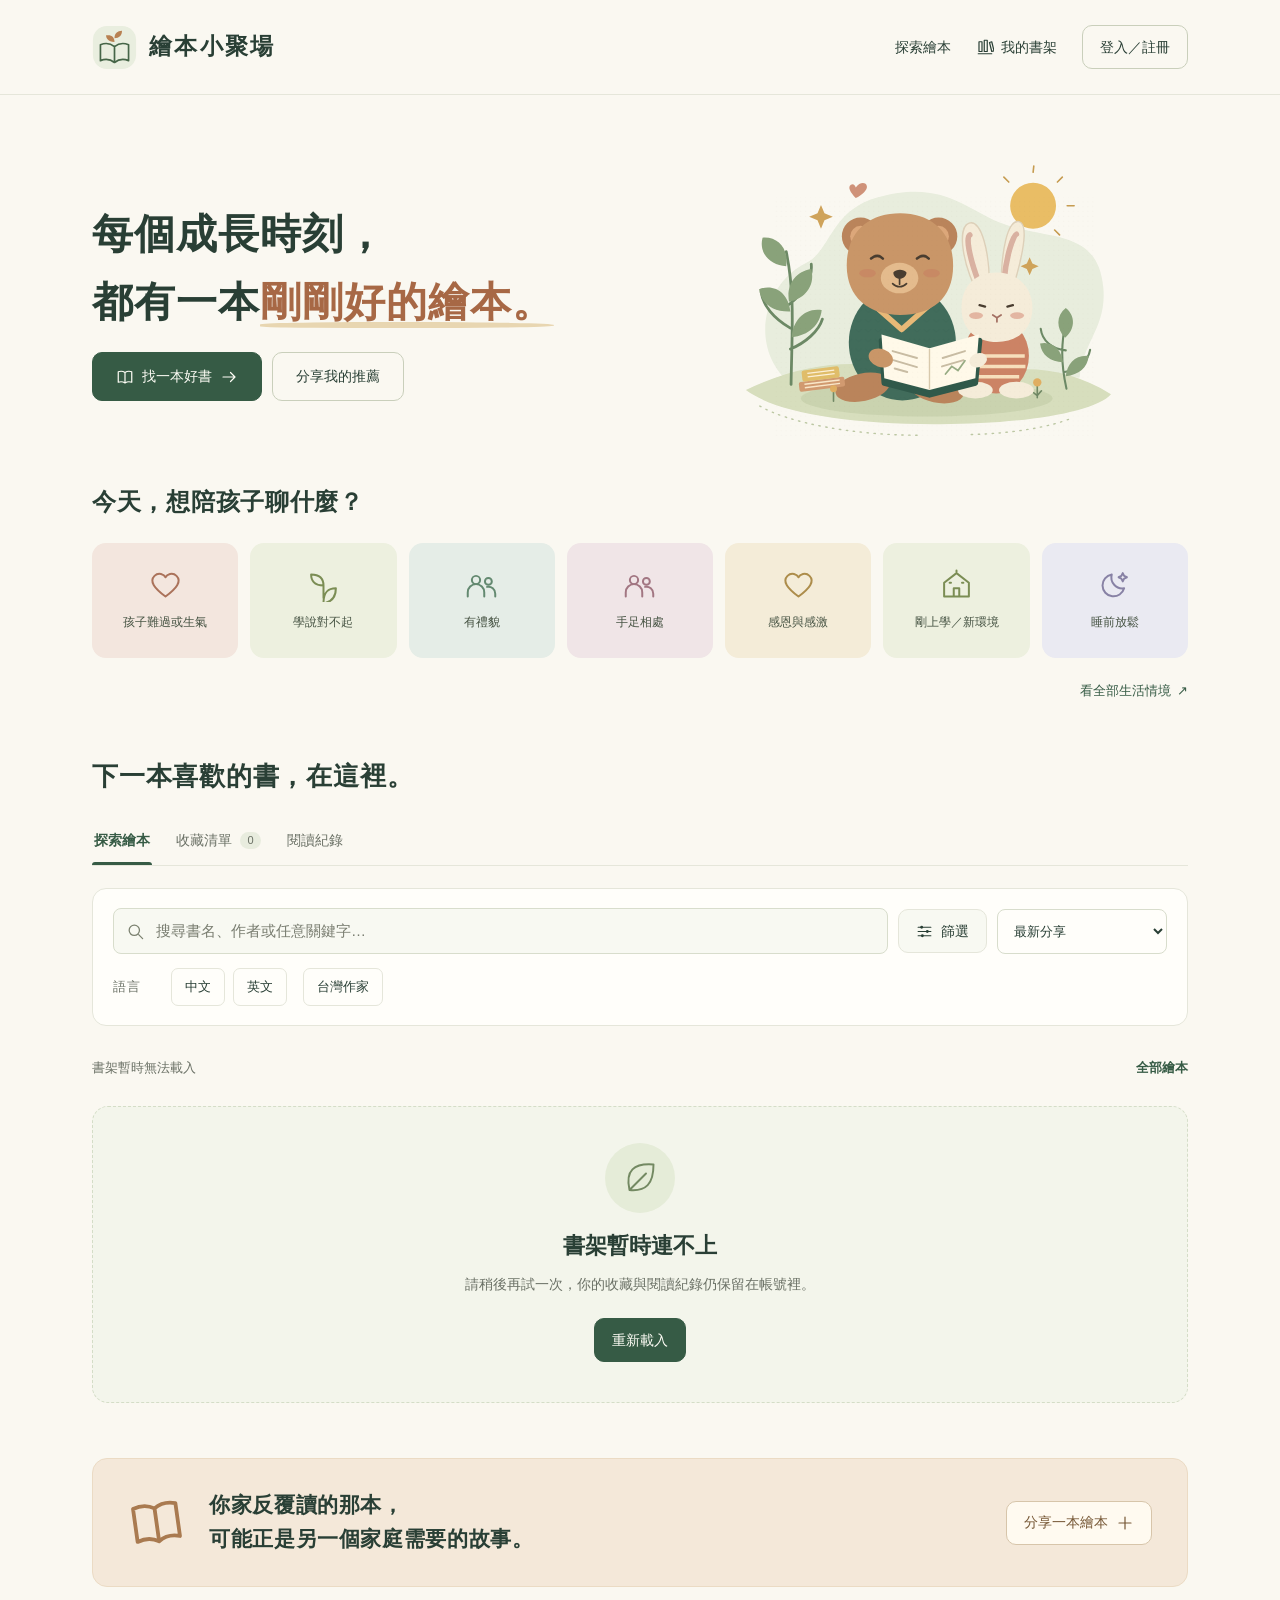
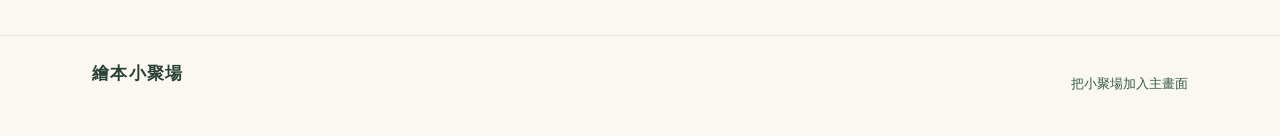
<file: index.html>
<!DOCTYPE html>
<html lang="zh-Hant">
<head>
<meta charset="utf-8">
<meta name="viewport" content="width=device-width, initial-scale=1, viewport-fit=cover">
<title>繪本小聚場</title>
<meta name="description" content="家長親自讀過的繪本推薦。依年齡與生活情境找書，看看孩子的真實反應，收藏下一本想一起讀的故事。">
<meta name="theme-color" content="#faf8f1">
<meta name="apple-mobile-web-app-capable" content="yes">
<meta name="apple-mobile-web-app-title" content="繪本小聚場">
<link rel="manifest" href="manifest.webmanifest">
<link rel="apple-touch-icon" href="assets/bookpebble-icon.png">
<link rel="icon" type="image/png" href="assets/bookpebble-icon.png">
<link rel="stylesheet" href="styles.css?v=clean-copy-1">
</head>
<body>
<a class="skip" href="#main">跳到主要內容</a>
<svg xmlns="http://www.w3.org/2000/svg" width="0" height="0" style="position:absolute" aria-hidden="true" focusable="false"><defs><symbol id="i-book" viewBox="0 0 24 24"><path d="M12 6c-3-2-6-2-9-1v14c3-1 6-1 9 1 3-2 6-2 9-1V5c-3-1-6-1-9 1Zm0 0v14"/></symbol><symbol id="i-heart" viewBox="0 0 24 24"><path d="M20 5c-3-3-7-1-8 1-1-2-5-4-8-1-4 4 0 9 8 15 8-6 12-11 8-15Z"/></symbol><symbol id="i-moon" viewBox="0 0 24 24"><path d="M19 14A8 8 0 0 1 10 4a8 8 0 1 0 9 10Z"/><path d="m18 3 1 2 2 1-2 1-1 2-1-2-2-1 2-1Z"/></symbol><symbol id="i-school" viewBox="0 0 24 24"><path d="m3 10 9-7 9 7v10H3Zm7 10v-6h4v6M7 10h1m8 0h1M12 3v-2"/></symbol><symbol id="i-sprout" viewBox="0 0 24 24"><path d="M12 21v-9C5 12 3 8 3 4c6 0 9 3 9 8Zm0 4c0-8 3-11 9-11 0 6-3 10-9 11Z"/></symbol><symbol id="i-abc" viewBox="0 0 24 24"><path d="m3 17 4-11 4 11M4.5 13h5M15 7h3a3 3 0 0 1 0 6h-3m0-6v11h3a3 3 0 0 0 0-6"/></symbol><symbol id="i-numbers" viewBox="0 0 24 24"><path d="m4 8 3-2v12m-3 0h6m4-10c3-4 9 0 5 4l-5 6h7"/></symbol><symbol id="i-friends" viewBox="0 0 24 24"><circle cx="8" cy="8" r="3"/><circle cx="17" cy="9" r="2.5"/><path d="M2 20v-3a6 6 0 0 1 12 0v3m2-7a5 5 0 0 1 6 5v2"/></symbol><symbol id="i-search" viewBox="0 0 24 24"><circle cx="10.5" cy="10.5" r="6.5"/><path d="m16 16 5 5"/></symbol><symbol id="i-filter" viewBox="0 0 24 24"><path d="M3 6h18M3 18h18M3 12h18"/><circle cx="8" cy="6" r="2" fill="currentColor" stroke="none"/><circle cx="16" cy="12" r="2" fill="currentColor" stroke="none"/><circle cx="9" cy="18" r="2" fill="currentColor" stroke="none"/></symbol><symbol id="i-check" viewBox="0 0 24 24"><path d="m5 12 4 4L19 6"/></symbol><symbol id="i-arrow" viewBox="0 0 24 24"><path d="M4 12h16m-6-6 6 6-6 6"/></symbol><symbol id="i-shuffle" viewBox="0 0 24 24"><path d="M3 5h3c4 0 7 14 11 14h4m-4-4 4 4-4 3M3 19h3c2 0 3-3 5-6m3-5c1-2 2-3 3-3h4m-4-3 4 3-4 4"/></symbol><symbol id="i-shelf" viewBox="0 0 24 24"><path d="M3 21h18M4 5h4v13H4Zm7-2h4v15h-4Zm7 3 3-1 3 12-3 1Z"/></symbol><symbol id="i-leaf" viewBox="0 0 24 24"><path d="M5 20C2 7 8 2 21 3c0 13-5 18-16 17Zm0 0L16 9"/></symbol><symbol id="i-plus" viewBox="0 0 24 24"><path d="M12 4v16M4 12h16"/></symbol></defs></svg>
<header class="site-header" data-page>
  <div class="wrap header-inner">
    <a class="brand" href="./" aria-label="繪本小聚場首頁">
      <svg class="brand-mark" viewBox="0 0 48 48" fill="none" aria-hidden="true"><rect x="1" y="1" width="46" height="46" rx="15" fill="#e9eedf"/><path d="M24 23c-5-4-10-4-15-2v17c5-2 10-2 15 2 5-4 10-4 15-2V21c-5-2-10-2-15 2Zm0 0v17" stroke="#456547" stroke-width="1.8" stroke-linejoin="round"/><path d="M24 21v-8m0 5c-7 0-9-4-9-7 6-1 9 2 9 7Zm0-4c0-5 3-8 8-8 0 5-3 8-8 8Z" fill="#b88152"/></svg>
      <span class="brand-name">繪本小聚場</span>
    </a>
    <nav class="header-nav" aria-label="主要導覽">
      <a class="nav-link" href="#discover" data-explore>探索繪本</a>
      <button class="nav-link" id="my-shelf"><svg class="nav-icon" viewBox="0 0 24 24" fill="none" stroke="currentColor" stroke-width="1.6" stroke-linecap="round" stroke-linejoin="round" aria-hidden="true" focusable="false"><use href="#i-shelf"></use></svg>我的書架</button>
      <button class="btn soft" id="acct">登入／註冊</button>
    </nav>
  </div>
</header>
<main class="wrap" id="main" tabindex="-1" data-page>
  <section class="hero" aria-labelledby="hero-title">
    <div class="hero-copy">
      <h1 id="hero-title">每個成長時刻，<br>都有一本<span class="accent">剛剛好的繪本。</span></h1>
      <div class="hero-actions">
        <a class="btn y large" href="#discover" data-explore><svg class="icon" viewBox="0 0 24 24" fill="none" stroke="currentColor" stroke-width="1.6" stroke-linecap="round" stroke-linejoin="round" aria-hidden="true" focusable="false"><use href="#i-book"></use></svg>找一本好書 <svg class="icon" viewBox="0 0 24 24" fill="none" stroke="currentColor" stroke-width="1.6" stroke-linecap="round" stroke-linejoin="round" aria-hidden="true" focusable="false"><use href="#i-arrow"></use></svg></a>
        <button class="btn soft large" id="addb">分享我的推薦</button>
      </div>
    </div>
    <div class="hero-art" aria-hidden="true">
      <img src="assets/reading-garden.svg" alt="" width="600" height="460" fetchpriority="high">
    </div>
  </section>
  <aside class="home-shortcut" id="home-shortcut" hidden aria-label="手機快速開啟">
    <img src="assets/bookpebble-icon.png" width="40" height="40" alt="">
    <button class="btn" data-install-guide aria-haspopup="dialog" aria-controls="ovinstall">加入手機主畫面</button>
  </aside>
  <section aria-labelledby="scenario-title">
    <div class="section-heading">
      <div><h2 id="scenario-title">今天，想陪孩子聊什麼？</h2></div>
    </div>
    <div class="scen" id="scen" role="group" aria-label="依生活情境找書"></div>
    <div class="scenario-more"><button class="text-btn" id="more-situations" aria-haspopup="dialog" aria-controls="ovfilters">看全部生活情境 <span aria-hidden="true">↗</span></button></div>
  </section>
  <section class="browse" id="discover" aria-labelledby="browse-title">
    <div class="section-heading">
      <div><h2 class="browse-title" id="browse-title">下一本喜歡的書，在這裡。</h2></div>
    </div>
    <nav class="shelf-tabs" aria-label="切換書單">
      <button class="tab on" data-t="all" aria-pressed="true">探索繪本</button>
      <button class="tab" data-t="fav" aria-pressed="false">收藏清單 <b id="fc">0</b></button>
      <button class="tab" data-t="log" aria-pressed="false">閱讀紀錄</button>
      <button class="tab" data-t="note" id="note-tab" aria-pressed="false" hidden>通知 <b id="nc">0</b></button>
    </nav>
    <div class="filters" role="search" aria-label="搜尋及篩選繪本">
      <div class="search-row">
        <div class="search-field"><svg class="icon" viewBox="0 0 24 24" fill="none" stroke="currentColor" stroke-width="1.6" stroke-linecap="round" stroke-linejoin="round" aria-hidden="true" focusable="false"><use href="#i-search"></use></svg>
          <label class="sr-only" for="q">搜尋書名、作者或任意關鍵字</label>
          <input type="text" id="q" placeholder="搜尋書名、作者或任意關鍵字…" autocomplete="off" enterkeyhint="search" aria-describedby="search-context">
          <button class="search-clear" id="clear-search" aria-label="清除搜尋文字" hidden>×</button>
        </div>
        <button class="btn ftog" id="ftog" aria-expanded="false" aria-haspopup="dialog" aria-controls="ovfilters"><svg class="icon" viewBox="0 0 24 24" fill="none" stroke="currentColor" stroke-width="1.6" stroke-linecap="round" stroke-linejoin="round" aria-hidden="true" focusable="false"><use href="#i-filter"></use></svg><span id="filter-label">篩選</span></button>
        <label class="sr-only" for="sort">書單排序</label>
        <select id="sort"><option value="">最新分享</option><option value="vote">最多家長投票</option><option value="like">最多家長覺得有幫助</option><option value="age">建議年齡由小到大</option></select>
      </div>
      <p class="search-context" id="search-context" hidden></p>
      <div class="quick-filters"><span class="lab" id="language-label">語言</span><div id="langs" class="fr" role="group" aria-labelledby="language-label"></div><button type="button" class="chip" id="twb" aria-pressed="false">台灣作家</button></div>
      <div class="active-filters" id="active-filters" aria-label="已套用的條件"></div>
    </div>
    <div class="bar" id="results-bar" tabindex="-1"><span class="result-info" id="count" role="status" aria-live="polite" aria-atomic="true">正在整理書架…</span><div class="fr"><button class="text-btn" id="all-books">全部繪本</button><button class="text-btn" id="share" hidden>分享這份書單 <svg class="icon" viewBox="0 0 24 24" fill="none" stroke="currentColor" stroke-width="1.6" stroke-linecap="round" stroke-linejoin="round" aria-hidden="true" focusable="false"><use href="#i-arrow"></use></svg></button><button class="text-btn" id="rand"><svg class="icon" viewBox="0 0 24 24" fill="none" stroke="currentColor" stroke-width="1.6" stroke-linecap="round" stroke-linejoin="round" aria-hidden="true" focusable="false"><use href="#i-shuffle"></use></svg>隨機遇見一本</button></div></div>
    <div id="stats"></div>
    <div id="list" class="grid" aria-busy="true"></div>
  </section>
  <section class="share-invite" aria-labelledby="invite-title">
    <div class="invite-copy"><svg class="invite-icon" viewBox="0 0 24 24" fill="none" stroke="currentColor" stroke-width="1.6" stroke-linecap="round" stroke-linejoin="round" aria-hidden="true" focusable="false"><use href="#i-book"></use></svg><div><h2 id="invite-title">你家反覆讀的那本，<br>可能正是另一個家庭需要的故事。</h2></div></div>
    <button class="btn" data-action="share-book">分享一本繪本 <svg class="icon" viewBox="0 0 24 24" fill="none" stroke="currentColor" stroke-width="1.6" stroke-linecap="round" stroke-linejoin="round" aria-hidden="true" focusable="false"><use href="#i-plus"></use></svg></button>
  </section>
</main>
<footer class="site-footer" data-page><div class="wrap footer-inner"><div><p class="footer-brand">繪本小聚場</p></div><div class="footer-right"><button class="text-btn" data-install-guide aria-haspopup="dialog" aria-controls="ovinstall">把小聚場加入主畫面</button><button class="lnk" id="admb" style="margin-left:8px;display:none">管理後台</button></div></div></footer>
<nav class="mobile-nav" aria-label="手機快捷導覽" data-page>
  <button type="button" data-mobile="explore" aria-label="找書，查看全部繪本"><svg class="icon" viewBox="0 0 24 24" fill="none" stroke="currentColor" stroke-width="1.6" stroke-linecap="round" stroke-linejoin="round" aria-hidden="true" focusable="false"><use href="#i-search"></use></svg><span>找書</span></button>
  <button type="button" data-mobile="write"><svg class="icon" viewBox="0 0 24 24" fill="none" stroke="currentColor" stroke-width="1.6" stroke-linecap="round" stroke-linejoin="round" aria-hidden="true" focusable="false"><use href="#i-plus"></use></svg><span>記心得</span></button>
  <button type="button" data-mobile="shelf"><svg class="icon" viewBox="0 0 24 24" fill="none" stroke="currentColor" stroke-width="1.6" stroke-linecap="round" stroke-linejoin="round" aria-hidden="true" focusable="false"><use href="#i-shelf"></use></svg><span>我的書架</span></button>
</nav>

<div class="ov" id="ovinstall" aria-labelledby="install-title"><div class="box md"><button class="btn x" onclick="closeAll()" aria-label="關閉加入主畫面說明">✕</button><div class="mb">
  <h2 id="install-title" tabindex="-1">把小聚場放在手機主畫面</h2>
  <p class="form-intro">下次點手機上的繪本圖示，就能回來找書、記心得，不用重新找連結。</p>
  <div class="install-preview"><img src="assets/bookpebble-icon.png" width="64" height="64" alt="繪本小聚場的書本與嫩芽圖示"><span>繪本小聚場</span></div>
  <div id="install-ios"><h3>iPhone／iPad</h3><ol class="install-steps"><li>用 <strong>Safari</strong> 開啟這個網站。</li><li>點「分享」（方框上有向上箭頭），選「加入主畫面」。找不到時可往下滑或選「更多」。</li><li>若有「以網頁 App 開啟」選項，將它開啟，再按「加入」。</li></ol><p class="note">從 Threads、LINE 等 App 點進來時，請先從選單改用 Safari 開啟；也可複製下方網址，貼到 Safari。</p></div>
  <div id="install-android"><h3>Android</h3><ol class="install-steps"><li>用 <strong>Chrome</strong> 開啟這個網站。</li><li>點右上角「⋮」，選「新增至主畫面」或「安裝應用程式」，依畫面確認。</li></ol></div>
  <button class="btn y" id="install-native" hidden>安裝繪本小聚場</button>
  <label class="field" for="install-url">網站網址<input type="url" id="install-url" readonly></label>
  <button class="btn" id="install-copy">複製網站網址</button>
  <p class="note" id="install-status" role="status" aria-live="polite"></p>
  <p class="note">加入後，請從主畫面圖示開啟。如需重新登入，可在主畫面版本輸入信中的驗證碼。文字草稿只保存在目前的瀏覽器或主畫面版本，兩邊可能不共用。讀取書單與送出心得仍需網路。</p>
</div></div></div>

<div class="ov" id="ov"><div class="box md" id="md" style="position:relative"></div></div>

<div class="ov" id="ovfilters" aria-labelledby="filters-title"><div class="box md filter-dialog">
  <div class="filter-dialog-header"><h2 id="filters-title" tabindex="-1">找到適合的繪本</h2><button class="btn filter-close" onclick="closeAll()" aria-label="關閉篩選視窗">✕</button></div>
  <div class="fbody" id="fbody">
    <div class="fr filter-row"><label class="lab" for="age">年齡</label><div class="filter-options"><div class="range-row"><input type="range" id="age" min="-1" max="12" value="-1" aria-describedby="age-help"><b id="agev">不限年齡</b></div><p class="note" id="age-help">依家長投票篩選；尚未有年齡建議的書不會出現在指定年齡中。</p></div></div>
    <section class="situation-filter" aria-labelledby="situation-label"><h3 id="situation-label">生活情境</h3><p class="note" id="situation-help">可複選，書籍需符合所有已選情境。數字為該情境的公開繪本總數；年齡、語言等條件會再縮小結果。</p><div class="situation-groups" id="situations"></div></section>
    <div class="fr filter-row"><span class="lab" id="stage-label">階段</span><div id="stages" class="fr filter-options" role="group" aria-labelledby="stage-label"></div></div>
    <div class="fr filter-row" id="theme-row"><span class="lab" id="theme-label">其他主題</span><div id="themes" class="fr filter-options" role="group" aria-labelledby="theme-label"></div></div>
    <section class="situation-filter" id="style-row" aria-labelledby="style-label"><h3 id="style-label">畫風與特色</h3><p class="note">可複選；依投稿標註篩選，尚無相關推薦時會顯示 0 本。</p><div id="styles" class="fr" role="group" aria-labelledby="style-label"></div></section>
    <div class="fr filter-end"><div><label class="check"><input type="checkbox" id="nowarn">只看未標註注意事項的書</label><label class="check" id="group-filter" hidden><input type="checkbox" id="onlygb">只看開放集氣的書</label></div><button class="text-btn" id="reset">清除條件</button></div>
  </div>
  <div class="filter-dialog-actions"><button class="btn" id="filter-all-books">全部繪本</button><button class="btn y" id="apply-filters">查看繪本</button></div>
</div></div>

<div class="ov" id="ovf"><div class="box md"><button class="btn x" onclick="closeAll()" aria-label="關閉分享視窗">✕</button><div class="mb">
  <h2 style="margin:0" id="submit-title" tabindex="-1">分享一本你讀過的繪本</h2>
  <p class="form-intro">先記書名和一點感想，之後再補充也可以。</p>
  <div class="draft-info"><p class="note" id="draft-help">文字與選項會暫存在這個瀏覽器，送出前不會公開；照片不跨次保留。</p><div class="draft-actions"><p class="note" id="draft-status" role="status" aria-live="polite"></p><button class="text-btn" id="draft-clear" type="button">清除這份草稿</button></div></div>
  <div class="field-grid"><label class="field" for="f_t">書名 <span class="sr-only">必填</span><input type="text" id="f_t" placeholder="這本好故事叫什麼名字？" required maxlength="200"></label><label class="field" for="f_a">作者／繪者（選填）<input type="text" id="f_a" placeholder="依手上的版本填寫"></label></div>
  <label class="field" for="f_lang">你讀的版本<select id="f_lang"><option>中文</option><option>英文</option></select></label>
  <label class="field" for="f_r">為什麼想推薦？（選填）<textarea id="f_r" placeholder="例如：故事很貼近剛上學的心情，我們讀完聊了好久。"></textarea></label>
  <label class="field" for="f_k">孩子的反應（選填）<input type="text" id="f_k" placeholder="例如：3 歲半，每晚都指定讀，還會幫主角說話。"></label>
  <fieldset><legend>你覺得適合幾歲？（選填，可複選）</legend><div class="fr" id="fa"></div></fieldset>
  <fieldset class="situation-field"><legend>這本書可以陪孩子聊什麼？（選填，可複選）</legend><p class="note" id="form-situation-help">選擇故事真正談到的情境，讓其他家庭更容易找到；不用每組都選。</p><div class="situation-groups" id="form-situations"></div></fieldset>
  <label class="field" for="f_th">其他主題（選填）<input type="text" id="f_th" placeholder="上面沒有的主題，例如：恐龍、交通工具" aria-describedby="custom-theme-help"><small id="custom-theme-help">多個主題請用逗號或頓號分隔。</small></label>
  <details class="optional-fields"><summary>補充畫風、照片、學習階段與陪讀建議（選填）</summary><div class="optional-body">
    <fieldset><legend>補充階段建議（選填，可複選）</legend><div class="fr" id="fs"></div></fieldset>
    <fieldset><legend>畫風與特色（選填，可複選）</legend><div class="fr" id="f_styles"></div></fieldset>
    <label class="check"><input type="checkbox" id="f_tw">這是台灣作者或繪者的作品</label>
    <label class="field" for="f_st">其他畫風或特色（選填）<input type="text" id="f_st" placeholder="清單沒有的特色，可用逗號或頓號分隔"></label>
    <div class="field"><span>繪本照片</span><small>最多 4 張，第一張作為書封；只上傳封面或少量代表內頁。</small><input type="file" id="f_ph" aria-label="上傳繪本照片，最多四張" accept="image/*" multiple><div class="fr" id="f_pv"></div></div>
    <div class="warnb">請勿上傳孩子、制服或校名等可辨識資訊，也請不要拍攝整本書。</div>
    <label class="check"><input type="checkbox" id="f_ck">我確認照片中沒有孩子或可辨識資訊</label>
    <label class="field" for="g_b">讀之前，怎麼開始聊？<textarea class="sm" id="g_b" placeholder="例如：看封面，猜猜主角今天的心情。"></textarea></label>
    <label class="field" for="g_m">讀的時候，怎麼互動？<textarea class="sm" id="g_m" placeholder="例如：讓孩子幫角色配音。"></textarea></label>
    <label class="field" for="g_a">讀完之後，可以做什麼？<textarea class="sm" id="g_a" placeholder="例如：畫一畫自己的心情。"></textarea></label>
    <label class="field" for="f_w">需要留意的內容<input type="text" id="f_w" placeholder="例如：有分離或大聲吼叫的畫面；沒有可留空。"></label>
  </div></details>
  <button class="btn y" id="f_ok">送出我的推薦</button>
  <p class="note">投稿會先由管理者審核，通過後公開。管理者投稿會直接公開。</p>
</div></div></div>

<div class="ov" id="ove" aria-labelledby="edit-title"><div class="box md"><button class="btn x" onclick="closeBookEditor()" aria-label="關閉編輯視窗">✕</button><div class="mb">
  <h2 id="edit-title" tabindex="-1">編輯繪本推薦</h2>
  <p class="form-intro">更新書籍資料與共讀經驗，原本的收藏、留言與家長投票都會保留。</p>
  <div class="field-grid"><label class="field" for="e_t">書名<input type="text" id="e_t" required maxlength="120"></label><label class="field" for="e_a">作者／繪者<input type="text" id="e_a" maxlength="120"></label></div>
  <label class="field" for="e_lang">你讀的版本<select id="e_lang"><option>中文</option><option>英文</option></select></label>
  <label class="field" for="e_r">為什麼想推薦？<textarea id="e_r" maxlength="2000"></textarea></label>
  <label class="field" for="e_k">孩子的反應<input type="text" id="e_k" maxlength="300"></label>
  <label class="field" for="e_th">主題與生活情境<input type="text" id="e_th" aria-describedby="edit-tags-help"><small id="edit-tags-help">保留原有標籤，也可增減；多個項目請用逗號或頓號分隔。</small></label>
  <details class="optional-fields"><summary>修改畫風、照片與陪讀建議</summary><div class="optional-body">
    <label class="field" for="e_st">畫風與特色<input type="text" id="e_st" placeholder="多個項目用逗號或頓號分隔"></label>
    <label class="check"><input type="checkbox" id="e_tw">這是台灣作者或繪者的作品</label>
    <div class="field"><label for="e_ph">繪本照片（最多 4 張）</label><small>保留的照片不需重新上傳，第一張是書封。</small><input type="file" id="e_ph" accept="image/*" multiple><div class="fr edit-photos" id="e_pv"></div></div>
    <label class="check"><input type="checkbox" id="e_ck">我確認新增的照片中沒有孩子或可辨識資訊</label>
    <label class="field" for="e_gb">讀之前，怎麼開始聊？<textarea class="sm" id="e_gb" maxlength="500"></textarea></label>
    <label class="field" for="e_gm">讀的時候，怎麼互動？<textarea class="sm" id="e_gm" maxlength="500"></textarea></label>
    <label class="field" for="e_ga">讀完之後，可以做什麼？<textarea class="sm" id="e_ga" maxlength="500"></textarea></label>
    <label class="field" for="e_w">需要留意的內容<input type="text" id="e_w" maxlength="300"></label>
  </div></details>
  <p class="note">原本的年齡、階段建議與發布狀態會保留；這裡只修改書籍內容。</p>
  <p class="auth-error" id="e_error" role="alert" hidden></p>
  <div class="row2"><button class="btn y" id="e_ok">儲存修改</button><button class="btn" onclick="closeBookEditor()">取消</button></div>
</div></div></div>

<div class="ov" id="ovl"><div class="box md" style="position:relative"><button class="btn x" onclick="closeAll()" aria-label="關閉視窗">✕</button><div class="mb"><h2 id="lg_t" style="margin:0"></h2>
  <label class="field" for="lg_d">讀完日期<input type="date" id="lg_d"></label>
  <div class="fr">孩子的喜歡程度 <button class="chip rt" onclick="rt=this.textContent;rateUI()">很愛</button><button class="chip rt" onclick="rt=this.textContent;rateUI()">喜歡</button><button class="chip rt" onclick="rt=this.textContent;rateUI()">普通</button></div>
  <label class="field" for="lg_n">小小紀錄（選填）<input type="text" id="lg_n" maxlength="80" placeholder="例如：孩子最愛哪一頁？"></label>
  <div class="row2"><button class="btn y" id="lg_ok">儲存紀錄</button><button class="btn" id="lg_del">移除紀錄</button></div>
  <p class="note">閱讀紀錄儲存在你的帳號，只有你自己能查看。</p></div></div></div>

<div class="ov" id="ovs"><div class="box md" style="position:relative"><button class="btn x" onclick="closeAll()" aria-label="關閉視窗">✕</button><div class="mb"><h2 style="margin:0">分享好故事</h2><label class="field" for="sh_t">想分享的文字<textarea id="sh_t"></textarea></label>
  <div class="row2"><a class="btn" id="sh_l" target="_blank" rel="noopener">LINE</a><a class="btn" id="sh_f" target="_blank" rel="noopener">Facebook</a><a class="btn" id="sh_x" target="_blank" rel="noopener">X</a><a class="btn" id="sh_th" target="_blank" rel="noopener">Threads</a><button class="btn y" id="sh_c">複製文字</button><button class="btn" id="sh_n">系統分享</button></div>
  <p class="note">可以先修改上面的文字。Instagram、小紅書、Dcard 沒有網頁分享連結，請先複製文字再貼上。</p></div></div></div>
<div class="ov" id="ova"><div class="box md" style="position:relative"><button class="btn x" onclick="closeAccount()" aria-label="關閉視窗">✕</button><div class="mb"><h2 style="margin:0">登入／註冊</h2>
  <div id="ac_out" style="display:grid;gap:18px">
    <p class="form-intro">只需 Email 就能登入，不需要密碼；第一次使用會自動建立帳號。</p>
    <form id="ac_request" class="auth-form">
      <label class="field" for="ac_e">Email<input type="email" id="ac_e" placeholder="you@example.com" autocomplete="email" inputmode="email" required></label>
      <p class="note">暱稱可在登入後設定一次，之後會保留在你的帳號。</p>
      <button class="btn y" id="ac_ok" type="submit">寄送登入信</button>
    </form>
    <div id="ac_wait" class="auth-form" hidden>
      <p class="auth-recipient">登入信已寄到 <strong id="ac_target"></strong></p>
      <p class="note" id="ac_device_help"></p>
      <form id="ac_verify" class="auth-form" hidden>
        <label class="field" for="ac_code">信中的數字驗證碼<input type="text" id="ac_code" inputmode="numeric" autocomplete="one-time-code" pattern="[0-9]{6,10}" minlength="6" maxlength="10" placeholder="輸入信中的驗證碼" required aria-describedby="ac_code_help"></label>
        <p class="note" id="ac_code_help">請使用最新一封信。驗證碼與登入連結擇一使用；若已在另一台裝置點過連結，請重新寄送。</p>
        <button class="btn y" id="ac_confirm" type="submit">驗證並登入這台裝置</button>
      </form>
      <div class="auth-links"><button class="text-btn" type="button" id="ac_resend">重新寄送</button><button class="text-btn" type="button" id="ac_change">改用其他 Email</button></div>
      <p class="note">找不到信？請檢查垃圾郵件匣。</p>
    </div>
    <div class="mt" id="ac_sent" role="status" aria-live="polite"></div>
    <p class="auth-error" id="ac_error" role="alert" hidden></p>
  </div>
  <div id="ac_in" style="display:none;gap:18px">
    <div class="mt" id="ac_me"></div>
    <form id="ac_profile" class="auth-form">
      <label class="field" for="ac_nn">公開暱稱<input type="text" id="ac_nn" maxlength="12" autocomplete="nickname" required aria-describedby="ac_nick_help"></label>
      <p class="note" id="ac_nick_help">投稿與留言會顯示這個名字，設定後下次登入會自動沿用。</p>
      <button class="btn" id="ac_sv" type="submit">儲存暱稱</button>
    </form>
    <div class="fr" id="ac_admin" hidden><button class="btn" id="ac_groups">集單與開團管理</button><button class="btn" id="ac_posts">投稿管理</button></div>
    <button class="btn" id="ac_off" style="justify-self:start">登出</button>
  </div>
  <p class="note" style="margin:0">我們只會用你的 Email 寄登入連結，以及你同意的通知。</p></div></div></div>
<div class="ov" id="ovm"><div class="box md" style="position:relative;max-width:640px"><button class="btn x" onclick="closeAll()" aria-label="關閉視窗">✕</button><div class="mb"><h2 style="margin:0">管理後台</h2>
  <div id="am_body"><div class="fr" style="margin-bottom:8px"><button class="btn y" data-a="pend">待審核投稿</button><button class="btn" data-a="gb">集氣管理</button><button class="btn" data-a="cm">留言檢舉</button></div><div id="am_c"></div></div></div></div></div>
<div class="ov" id="ovz"><div class="zoom-panel"><button class="btn x" onclick="closeTopDialog()" aria-label="關閉放大照片">✕</button><img id="zi" alt="繪本照片放大檢視"></div></div>
<div class="toast" id="toast" role="status" aria-live="polite" aria-atomic="true"></div>

<script src="config.js?v=email-code-1"></script>
<script src="mobile.js?v=mobile-access-1"></script>
<script>
var STG=["幼幼班","小班","中班","大班","數字學習","ABC學習","同儕關係","情緒管理","睡前共讀","生活習慣","親子互動"],AG=[0,1,2,3,4,5,6,7,8,9,10,11,12];
var STYLE_OPTIONS=[
  {key:"水彩",aliases:["水彩風格","水彩畫"]},
  {key:"手繪",aliases:["手繪風格","手繪線條"]},
  {key:"拼貼／剪紙",aliases:["拼貼","剪紙","拼貼風格"]},
  {key:"攝影",aliases:["照片","攝影風格"]},
  {key:"漫畫",aliases:["漫畫風格"]},
  {key:"黑白線條",aliases:["黑白","黑白插畫","線描"]},
  {key:"色彩鮮明",aliases:["繽紛","鮮豔","鮮明色彩"]},
  {key:"簡約留白",aliases:["簡約","留白"]},
  {key:"溫柔療癒",aliases:["溫柔","療癒"]},
  {key:"幽默趣味",aliases:["幽默","搞笑","趣味"]},
  {key:"互動操作",aliases:["互動","翻翻書","洞洞書","操作書","立體書"]},
  {key:"韻文節奏",aliases:["韻文","押韻","節奏感"]}
],STYLE_KEYS=STYLE_OPTIONS.map(function(item){return item.key}),STYLE_ALIASES=Object.create(null),FSTYLE={};
STYLE_OPTIONS.forEach(function(item){[item.key].concat(item.aliases).forEach(function(alias){STYLE_ALIASES[alias]=item.key})});

/* 情境存於既有 themes；stage 只使用資料庫已允許的階段。別名只比對標籤，不推測心得內容。 */
var LIFE_GROUPS=[
  {name:"友善與品格",items:[
    {key:"學說對不起",aliases:["道歉","對不起","學會道歉","學習道歉"]},
    {key:"有禮貌",aliases:["禮貌","禮儀","禮貌用語"]},
    {key:"感恩與感激",aliases:["感恩","感激","感謝","謝謝","學會感恩"]},
    {key:"同理與尊重",aliases:["同理心","同理","尊重","尊重他人"]},
    {key:"誠實與負責",aliases:["誠實","負責","責任感","承擔責任"]},
    {key:"分享與輪流",aliases:["分享","輪流","學會分享"]}
  ]},
  {name:"人際與家庭",items:[
    {key:"手足相處",aliases:["手足","手足關係","手足之情","兄弟姊妹","兄弟姐妹"]},
    {key:"家有新寶寶",aliases:["新寶寶","迎接新生兒","當哥哥姊姊"]},
    {key:"同儕關係",label:"交朋友／同儕關係",aliases:["友誼","友情","交朋友","人際關係"],stage:"同儕關係"},
    {key:"衝突與和好",aliases:["和好","吵架","衝突","解決衝突"]},
    {key:"親子互動",label:"親子陪伴",aliases:["親子陪伴","親子關係","親情"],stage:"親子互動"}
  ]},
  {name:"情緒與自我",items:[
    {key:"情緒管理",label:"孩子難過或生氣",aliases:["情緒","生氣","難過","情緒調節"],stage:"情緒管理"},
    {key:"分離焦慮",aliases:["分離","分離不安"]},
    {key:"害怕與勇氣",aliases:["害怕","恐懼","勇氣","勇敢","怕黑"]},
    {key:"挫折與耐心",aliases:["挫折","耐心","等待","不放棄"]},
    {key:"自信與接納",aliases:["自信","自我接納","自我認同","接納自己"]}
  ]},
  {name:"生活與習慣",items:[
    {key:"睡前共讀",label:"睡前放鬆",aliases:["睡前","睡覺","睡眠"],stage:"睡前共讀"},
    {key:"刷牙與洗澡",aliases:["刷牙","洗澡","清潔習慣"]},
    {key:"如廁與戒尿布",aliases:["如廁","上廁所","戒尿布","便便"]},
    {key:"吃飯與挑食",aliases:["吃飯","挑食","飲食習慣"]},
    {key:"收拾與整理",aliases:["收拾","整理","收玩具"]},
    {key:"身體界線與保護",aliases:["身體界線","身體自主權","自我保護"]}
  ]},
  {name:"入園與成長",items:[
    {key:"新環境",label:"剛上學／新環境",aliases:["入園","上學","入學適應","新學校"]},
    {key:"生活自理",aliases:["自理","自己穿衣","獨立自主"]},
    {key:"看醫生",aliases:["看病","醫院","看牙醫","打針"]},
    {key:"生命與離別",aliases:["生命教育","離別","死亡","失落"]},
    {key:"多元與包容",aliases:["多元","包容","文化差異","尊重差異"]}
  ]},
  {name:"好奇與探索",items:[
    {key:"ABC學習",label:"ABC 學習",aliases:["ABC","英文字母","字母學習"],stage:"ABC學習"},
    {key:"數字學習",aliases:["數字","數數","數學啟蒙"],stage:"數字學習"},
    {key:"自然與動物",aliases:["自然","動物","植物","大自然"]},
    {key:"科學與探索",aliases:["科學","科普","探索"]},
    {key:"想像與創作",aliases:["想像","想像力","創作","創造力","創意","有創意","天馬行空","腦洞大開","奇思妙想"]}
  ]}
];
var LIFE={},LIFE_ALIASES=Object.create(null);LIFE_GROUPS.forEach(function(group){group.items.forEach(function(item){item.label=item.label||item.key;item.aliases=item.aliases||[];LIFE[item.key]=item;[item.key,item.label].concat(item.aliases).forEach(function(alias){LIFE_ALIASES[alias.toLowerCase()]=item.key})})});
var SEARCH_ALIASES=Object.create(null);
Object.keys(LIFE).map(function(key){return LIFE[key]}).concat(STYLE_OPTIONS).forEach(function(item){var words=[item.key,item.label||item.key].concat(item.aliases).map(normalizeSearch).filter(function(word,i,all){return all.indexOf(word)===i}),group={label:item.label||item.key,words:words};words.forEach(function(word){if(!SEARCH_ALIASES[word])SEARCH_ALIASES[word]=group})});
var SC=["情緒管理","學說對不起","有禮貌","手足相處","感恩與感激","新環境","睡前共讀"].map(function(key){var item=LIFE[key];return [item.label,item.stage?{sg:item.stage}:{th:key}]});
var PH=[],FT={},pendingLoginAction=null,EDITOR=null;
var COLLECTION_COPY="集氣僅為意願登記，不保證成團。達到目標人數後，主辦人會與出版社洽詢供書及合作方式；有進一步消息時，將以電子郵件通知參與集氣的家長。";
var loadError="",returnFocus=null,returnBookId=null,returnFocusType=null,zoomReturnFocus=null;
function icon(name){return '<svg class="icon" viewBox="0 0 24 24" fill="none" stroke="currentColor" stroke-width="1.6" stroke-linecap="round" stroke-linejoin="round" aria-hidden="true" focusable="false"><use href="#i-'+name+'"></use></svg>'}
function esc(s){var d=document.createElement("div");d.textContent=s||"";return d.innerHTML.replace(/"/g,"&quot;").replace(/'/g,"&#39;")}
function toast(m){var t=$("toast");t.textContent=m;t.classList.add("show");clearTimeout(toast.i);toast.i=setTimeout(function(){t.classList.remove("show")},1800)}
function mono(t){return t.replace(/^(the|a|an)\s+/i,"").charAt(0).toUpperCase()}
function cvS(b){return "--cover-color:"+b.c}
function cvC(b){var p=(b.ph||[])[0];return p?'<img class="cover-image" src="'+esc(p)+'" alt="" loading="lazy" onerror="this.hidden=true;this.nextElementSibling.hidden=false">'+fallbackCover(b,true):fallbackCover(b,false)}
function fallbackCover(b,hidden){return '<span class="cover-fallback"'+(hidden?' hidden':'')+'><span class="cover-kicker">繪本小聚場</span>'+icon('sprout')+'<span class="cover-title">'+esc(b.t)+'</span></span>'+(!hidden?'<span class="cover-missing">尚無封面照片</span>':'')}
function galH(b,i){var ph=b.ph||[];return ph.length?'<div class="gal" aria-label="繪本照片">'+ph.map(function(x,j){return '<button class="photo-button" aria-label="放大第 '+(j+1)+' 張繪本照片" onclick="zoom('+i+','+j+')"><img src="'+esc(x)+'" alt="繪本照片 '+(j+1)+'" loading="lazy"></button>'}).join("")+'</div>':""}
function guideH(b){var g=b.g||{},r=[["讀之前",g.b],["讀的時候",g.m],["讀完之後",g.a]].filter(function(x){return x[1]});return r.length?'<div class="gd"><h4 class="sec" style="margin:0">陪讀指南</h4>'+r.map(function(x){return '<div><b>'+x[0]+'</b><div>'+esc(x[1])+'</div></div>'}).join("")+'</div>':""}
function zoom(i,j){zoomReturnFocus=document.activeElement;$("zi").src=B[i].ph[j];showDialog("ovz")}
function pvH(){$("f_pv").innerHTML=PH.map(function(x,i){return '<div class="th"><img src="'+x+'" alt=""><button type="button" class="lnk" onclick="rmPh('+i+')">移除</button></div>'}).join("")}
function rmPh(i){PH.splice(i,1);pvH()}
function today(){var d=new Date();return d.getFullYear()+"-"+("0"+(d.getMonth()+1)).slice(-2)+"-"+("0"+d.getDate()).slice(-2)}
function uq(k){var c={};B.forEach(function(b){b[k].forEach(function(x){c[x]=(c[x]||0)+1})});return Object.keys(c).sort(function(x,y){return c[y]-c[x]})}
function topk(o,n){return Object.keys(o).filter(function(k){return o[k]>0}).sort(function(x,y){return o[y]-o[x]}).slice(0,n)}
function mx(b){var v=Object.keys(b.ages).map(function(k){return b.ages[k]});return v.length?Math.max.apply(null,v):0}
function ar(b){var m=mx(b);if(!m)return null;var ok=Object.keys(b.ages).map(Number).filter(function(k){return b.ages[k]>=m*.4});return [Math.min.apply(null,ok),Math.max.apply(null,ok)]}
function rng(b){var r=ar(b);return !r?"待投票":(r[0]===r[1]?r[0]+" 歲":r[0]+"–"+r[1]+" 歲")}
function lifeKey(value){return LIFE_ALIASES[value.trim().toLowerCase()]||value.trim()}
function fitsTheme(b,theme){var key=lifeKey(theme),item=LIFE[key];return b.th.some(function(value){return lifeKey(value)===key})||!!(item&&item.stage&&topk(b.stg,3).indexOf(item.stage)>=0)}
function fitsStage(b,stage){return topk(b.stg,3).indexOf(stage)>=0||fitsTheme(b,stage)}
function styleKey(value){return STYLE_ALIASES[value.trim()]||value.trim()}
function fitsStyle(b,style){return b.st.some(function(value){return styleKey(value)===styleKey(style)})}
function normalizeSearch(value){return value.normalize("NFKC").toLowerCase().trim()}
function searchPlan(value){return normalizeSearch(value).split(/[\s,、;]+/).filter(function(term,i,all){return term&&all.indexOf(term)===i}).map(function(term){var group=SEARCH_ALIASES[term];return {term:term,words:group?group.words:[term],label:group?group.label:""}})}
function searchableText(b){var related=Object.keys(LIFE).filter(function(key){return fitsTheme(b,key)}).map(function(key){return [key,LIFE[key].label].concat(LIFE[key].aliases).join("\n")}),styles=STYLE_OPTIONS.filter(function(item){return fitsStyle(b,item.key)}).map(function(item){return [item.key].concat(item.aliases).join("\n")}),g=b.g||{},ages=Object.keys(b.ages).filter(function(age){return b.ages[age]>0}).map(function(age){return age+"歲"});return [b.t,b.a,b.r,b.k,b.w,g.b||"",g.m||"",g.a||"",b.lang,b.tw?"台灣作家":""].concat(b.th,b.st,ages,topk(b.stg,STG.length),related,styles).map(normalizeSearch).join("\n")}
function matchesSearch(b,plan){if(!plan.length)return true;var text=searchableText(b);return plan.every(function(item){return item.words.some(function(word){return text.indexOf(word)>=0})})}
function syncSearchContext(){var labels=searchPlan($("q").value).filter(function(item){return item.label&&normalizeSearch(item.label)!==item.term}).map(function(item){return item.label}).filter(function(label,i,all){return all.indexOf(label)===i}),el=$("search-context");el.hidden=!labels.length;el.textContent=labels.length?"也會找："+labels.join("、"):""}
function recommendationStyles(){var values=Object.keys(FSTYLE).filter(function(key){return FSTYLE[key]}).concat($("f_st").value.split(/[,，、]/));return values.map(styleKey).filter(function(value,i,all){return value&&all.indexOf(value)===i})}
function lifeSelected(item){return !!(item.stage?S.sg[item.stage]:S.th[item.key])}
function lifePicker(id,posting){var root=$(id);LIFE_GROUPS.forEach(function(group,i){var detail=document.createElement("details"),summary=document.createElement("summary"),title=document.createElement("span"),selected=document.createElement("span"),options=document.createElement("div");detail.className="situation-group";detail.open=i===0;title.textContent=group.name;selected.className="situation-selection";selected.hidden=true;summary.append(title,selected);options.className="fr situation-options";options.setAttribute("role","group");options.setAttribute("aria-label",(posting?"投稿情境：":"篩選情境：")+group.name);
group.items.forEach(function(item,j){var button=document.createElement("button");button.type="button";button.className="chip situation-chip";button.dataset.life=item.key;button.setAttribute("aria-label",item.label);button.setAttribute("aria-pressed","false");var label=document.createElement("span");label.textContent=item.label;button.appendChild(label);
if(!posting){var count=document.createElement("span");count.className="situation-count";count.id=id+"-count-"+i+"-"+j;button.setAttribute("aria-describedby",count.id);button.appendChild(count)}
button.onclick=function(){if(posting){FT[item.key]=!FT[item.key];syncLifePickers()}else{var state=item.stage?S.sg:S.th,key=item.stage||item.key;state[key]=!state[key];build();render()}};options.appendChild(button)});
detail.append(summary,options);root.appendChild(detail)})}
function syncLifePickers(){["situations","form-situations"].forEach(function(id){var posting=id==="form-situations";$(id).querySelectorAll(".situation-group").forEach(function(group){var n=0;group.querySelectorAll("[data-life]").forEach(function(button){var item=LIFE[button.dataset.life],on=posting?!!FT[item.key]:lifeSelected(item);button.classList.toggle("on",on);button.setAttribute("aria-pressed",on);if(on)n++;
if(!posting){var count=B.filter(function(book){return book.status==="published"&&fitsTheme(book,item.key)}).length;button.querySelector(".situation-count").innerHTML=count+'<span class="sr-only"> 本公開繪本</span>';button.classList.toggle("no-books",count===0)}});var selected=group.querySelector(".situation-selection");selected.textContent="已選 "+n;selected.hidden=!n})})}
function recommendationThemes(){var values=Object.keys(FT).filter(function(key){return FT[key]}).concat($("f_th").value.split(/[,，、]/));return values.map(lifeKey).filter(function(value,i,all){return value&&all.indexOf(value)===i})}
function recommendationStages(){var stages=Object.keys(FS).filter(function(key){return FS[key]});Object.keys(FT).forEach(function(key){if(FT[key]&&LIFE[key].stage)stages.push(LIFE[key].stage)});return stages.filter(function(stage,i){return STG.indexOf(stage)>=0&&stages.indexOf(stage)===i})}
function fits(b,a){var m=mx(b);return m>0&&(b.ages[a]||0)>=m*.4}
function multi(id,items,sel,cb,lab,lim){var el=$(id),ex=exp[id];el.innerHTML="";var shown=(lim&&!ex)?items.filter(function(x,i){return i<lim||sel[x]}):items;
shown.forEach(function(x){var b=document.createElement("button");b.type="button";b.className="chip"+(sel[x]?" on":"");b.textContent=lab?lab(x):x;b.setAttribute("aria-pressed",!!sel[x]);b.onclick=function(){sel[x]=!sel[x];multi(id,items,sel,cb,lab,lim);if(cb)cb();var next=Array.from(el.children).find(function(n){return n.textContent===(lab?lab(x):String(x))});if(next)next.focus({preventScroll:true})};el.appendChild(b)});
if(lim&&items.length>lim){var m=document.createElement("button");m.type="button";m.className="chip mo";m.textContent=ex?"收合":"更多 +"+(items.length-shown.length);m.setAttribute("aria-expanded",!!ex);m.onclick=function(){exp[id]=!ex;multi(id,items,sel,cb,lab,lim);el.lastElementChild.focus({preventScroll:true})};el.appendChild(m)}}
function single(id,items,key){var el=$(id);el.innerHTML="";items.forEach(function(x){var b=document.createElement("button");b.type="button";b.className="chip"+(S[key]===x?" on":"");b.textContent=x;b.setAttribute("aria-pressed",S[key]===x);b.onclick=function(){S[key]=S[key]===x?"":x;single(id,items,key);render();Array.from(el.children).find(function(n){return n.textContent===x}).focus({preventScroll:true})};el.appendChild(b)})}
function build(){var themes=uq("th").filter(function(theme){return !LIFE[lifeKey(theme)]}),styles=STYLE_KEYS.concat(uq("st").filter(function(style){return STYLE_KEYS.indexOf(styleKey(style))<0}));multi("themes",themes,S.th,render,null,6);multi("styles",styles,S.st,render);multi("stages",STG,S.sg,render,null,5);single("langs",["中文","英文"],"lang");$("theme-row").hidden=!themes.length;var hasGroups=B.some(function(b){return !!b.gb});$("group-filter").hidden=!hasGroups;$("note-tab").hidden=!hasGroups&&S.tab!=="note"}
function ageText(){var v=+$("age").value;$("agev").textContent=v<0?"不限年齡":v+" 歲";$("age").setAttribute("aria-valuetext",v<0?"不限年齡":v+" 歲")}
function tagsH(b,c){var stages=topk(b.stg,2),themes=b.th.filter(function(theme){return stages.indexOf(lifeKey(theme))<0}),th=c?themes.slice(0,2):themes,st=c?b.st.slice(0,1):b.st;return (b.tw?'<span class="g">台灣作家</span>':'')+stages.map(function(x){return '<span class="g">'+esc(x)+'</span>'}).join("")+th.map(function(x){return "<span>"+esc(x)+"</span>"}).join("")+st.map(function(x){return '<span class="s">'+esc(x)+"</span>"}).join("")}
function barsH(o,keys,lab,vn){return keys.map(function(k){return '<div class="vb"><span>'+lab(k)+'</span><i style="width:'+Math.min(100,Math.round(o[k]/vn*100))+'%"></i><b>'+o[k]+'</b></div>'}).join("")}
function closeAll(){filterDialogState(false);var hadDialog=!!document.querySelector(".ov.show");$("ov").inert=false;document.querySelectorAll(".ov.show").forEach(function(el){el.classList.remove("show");el.setAttribute("aria-hidden","true")});document.body.classList.remove("modal-open");document.querySelectorAll("[data-page]").forEach(function(el){el.inert=false});if(!hadDialog)return;if(returnFocus&&returnFocus.isConnected&&returnFocus.getClientRects().length)returnFocus.focus({preventScroll:true});else{var replacement=returnBookId?document.querySelector('.'+returnFocusType+'[data-book-id="'+CSS.escape(returnBookId)+'"]'):null;(replacement||$("acct")).focus({preventScroll:true})}returnFocus=null;returnBookId=null}
function showDialog(id){filterDialogState(id==="ovfilters");var el=$(id),current=document.querySelector(".ov.show"),same=el.classList.contains("show");if(!current){returnFocus=document.activeElement;returnBookId=returnFocus.dataset.bookId||null;returnFocusType=returnFocus.classList.contains("heart")?"heart":"book-link";}
if(id!=="ovz")document.querySelectorAll(".ov.show").forEach(function(d){if(d!==el){d.classList.remove("show");d.setAttribute("aria-hidden","true")}});
el.classList.add("show");el.setAttribute("aria-hidden","false");document.body.classList.add("modal-open");document.querySelectorAll("[data-page]").forEach(function(n){n.inert=true});
if(id==="ovz"&&$("ov").classList.contains("show")){$("ov").inert=true;$("ov").setAttribute("aria-hidden","true")}
if(!same||!el.contains(document.activeElement)){var target=el.querySelector("h2")||el.querySelector("button");if(target){if(target.tagName!=="BUTTON")target.setAttribute("tabindex","-1");target.focus({preventScroll:true})}}}
function closeAccount(){clearLoginAction();closeAll()}
function closeTopDialog(){if($("ove").classList.contains("show")){closeBookEditor();return}if($("ova").classList.contains("show"))clearLoginAction();if($("ovz").classList.contains("show")&&$("ov").classList.contains("show")){$("ovz").classList.remove("show");$("ovz").setAttribute("aria-hidden","true");$("ov").inert=false;$("ov").setAttribute("aria-hidden","false");if(zoomReturnFocus&&zoomReturnFocus.isConnected)zoomReturnFocus.focus({preventScroll:true});return}closeAll()}
function rateUI(){document.querySelectorAll(".rt").forEach(function(x){var on=x.textContent===rt;x.classList.toggle("on",on);x.setAttribute("aria-pressed",on)})}
function openRecommendation(){MobileAccess.restoreDraft();closeAll();showDialog("ovf")}
function startRecommendation(){if(!need("登入後，就能分享你的共讀經驗",{kind:"recommend"}))return;openRecommendation()}
function selectShelf(tab,quiet){S.tab=tab;document.querySelectorAll(".tab").forEach(function(t){var on=t.dataset.t===tab;t.classList.toggle("on",on);t.setAttribute("aria-pressed",on)});MobileAccess.updateNav(tab);if(!quiet)render()}
function filterDialogState(open){$("ftog").setAttribute("aria-expanded",open);$("fbody").classList.toggle("open",open)}
function openFilters(situations){showDialog("ovfilters");$("fbody").scrollTop=0;if(situations){var first=$("situations").querySelector("details");first.open=true;$("fbody").scrollTop=$("situation-label").offsetTop-$("fbody").offsetTop;first.querySelector("summary").focus({preventScroll:true})}}
function showResults(){closeAll();$("results-bar").scrollIntoView({block:"start"});$("results-bar").focus({preventScroll:true})}
function showAllBooks(){selectShelf("all",true);clearFilters();showResults()}
function clearFilters(){S.th={};S.st={};S.sg={};S.lang="";S.tw=false;$("q").value="";$("age").value=-1;$("sort").value="";$("nowarn").checked=false;$("onlygb").checked=false;ageText();build();render()}
function syncFilters(){var tokens=[],add=function(label,clear){tokens.push({label:label,clear:clear})};
["th","st","sg"].forEach(function(key){Object.keys(S[key]).filter(function(v){return S[key][v]}).forEach(function(v){add(v,function(){delete S[key][v];build()})})});
if(S.lang)add(S.lang,function(){S.lang="";single("langs",["中文","英文"],"lang")});
if(S.tw)add("台灣作家",function(){S.tw=false});
if(+$("age").value>=0)add($("age").value+" 歲",function(){$("age").value=-1;ageText()});
if($("nowarn").checked)add("未標註注意事項",function(){$("nowarn").checked=false});
if($("onlygb").checked)add("開放集氣",function(){$("onlygb").checked=false});
var el=$("active-filters");el.replaceChildren();tokens.forEach(function(token){var b=document.createElement("button");b.className="filter-token";b.textContent=token.label+" ×";b.setAttribute("aria-label","移除條件："+token.label);b.onclick=function(){token.clear();render();$("ftog").focus({preventScroll:true})};el.appendChild(b)});
$("filter-label").textContent="篩選"+(tokens.length?" · "+tokens.length:"");$("twb").classList.toggle("on",S.tw);$("twb").setAttribute("aria-pressed",S.tw);$("clear-search").hidden=!$("q").value;
syncLifePickers();syncSearchContext();
$("apply-filters").textContent=loaded?"查看 "+list().length+" 本繪本":"載入書架中…";
document.querySelectorAll(".scenario").forEach(function(b,i){var spec=SC[i][1],th=Object.keys(S.th).filter(function(k){return S.th[k]}),sg=Object.keys(S.sg).filter(function(k){return S.sg[k]}),on=spec.th?th.length===1&&th[0]===spec.th&&!sg.length:sg.length===1&&sg[0]===spec.sg&&!th.length;b.classList.toggle("on",!!on);b.setAttribute("aria-pressed",!!on)})}
function emptyState(title,description,action,label,mark){return '<div class="empty"><div class="empty-icon">'+icon(mark||'book')+'</div><h3>'+title+'</h3><p>'+description+'</p>'+(action?'<button class="btn y" onclick="'+action+'">'+label+'</button>':'')+'</div>'}
function shUrl(){return location.href.split("#")[0]}
function shUpd(){var t=$("sh_t").value,u=shUrl(),e=encodeURIComponent;
$("sh_l").href="https://social-plugins.line.me/lineit/share?url="+e(u)+"&text="+e(t);
$("sh_f").href="https://www.facebook.com/sharer/sharer.php?u="+e(u)+"&quote="+e(t);
$("sh_x").href="https://twitter.com/intent/tweet?text="+e(t)+"&url="+e(u);
$("sh_th").href="https://www.threads.net/intent/post?text="+e(t+"\n"+u)}
function openShare(t){closeAll();$("sh_t").value=t;shUpd();$("sh_n").style.display=navigator.share?"inline-block":"none";showDialog("ovs")}
var CFG=window.APP_CONFIG||{},SB=(CFG.SUPABASE_URL||"").replace(/\/+$/,""),KEY=CFG.SUPABASE_KEY||"";
var pendingEmail="",loginBusy=false,resendAt=0,resendTimer=null,sessionSyncPromise=null,sessionSyncAgain=false,refreshPromise=null,authVersion=0,authCallback=false;
var S={th:{},st:{},sg:{},lang:"",tw:false,tab:"all"},B=[],loaded=false,me=null,sess=null,fav={},log={},joined={},resp={},voted={},liked={},repN={},VA={},VS={},FA={},FS={},exp={},cur=-1,rt="喜歡",ADM=false,AT="pend",$=function(i){return document.getElementById(i)};
try{sess=JSON.parse(localStorage.getItem("pbsess")||"null")}catch(e){}
function saveSess(){try{if(sess)localStorage.setItem("pbsess",JSON.stringify(sess));else localStorage.removeItem("pbsess")}catch(e){}}
function ensure(){
  if(!sess||!sess.refresh_token||!sess.expires_at||Date.now()/1000<sess.expires_at-60)return Promise.resolve();
  if(refreshPromise)return refreshPromise;
  var original=sess,version=authVersion;
  refreshPromise=fetch(SB+"/auth/v1/token?grant_type=refresh_token",{method:"POST",headers:{apikey:KEY,"Content-Type":"application/json"},body:JSON.stringify({refresh_token:original.refresh_token})})
    .then(function(r){return r.json().then(function(d){
      if(version!==authVersion)return;
      if(r.ok&&d.access_token&&d.refresh_token){sess={access_token:d.access_token,refresh_token:d.refresh_token,expires_at:d.expires_at||Math.floor(Date.now()/1000)+(d.expires_in||3600),uid:original.uid};saveSess()}
      else if(r.status===400||r.status===401||r.status===403){authVersion++;sess=null;me=null;saveSess();acctBtn()}
    })}).catch(function(){}).finally(function(){refreshPromise=null});
  return refreshPromise;
}
function api(path,o){o=o||{};return ensure().then(function(){var h={apikey:KEY,"Content-Type":"application/json"};if(sess&&sess.access_token)h.Authorization="Bearer "+sess.access_token;if(o.h)for(var k in o.h)h[k]=o.h[k];return fetch(SB+path,{method:o.m||"GET",headers:h,body:o.b===undefined?undefined:JSON.stringify(o.b)})}).then(function(r){return r.text().then(function(t){var d=null;try{d=t?JSON.parse(t):null}catch(e){}if(!r.ok){var er=new Error((d&&(d.message||d.msg||d.error_description))||("HTTP "+r.status));er.status=r.status;er.code=d&&d.code;throw er}return d})})}
function err(e){toast("操作失敗："+((e&&e.message)||"請稍後再試"))}
function need(m,action){if(me)return true;rememberLoginAction(action);toast(m||"請先登入");openAcct();return false}
function rememberLoginAction(action){
  pendingLoginAction=action?{kind:action.kind,bookId:action.bookId||null,detail:!!action.detail,scroll:action.scroll||0,createdAt:Date.now()}:null;
  try{if(pendingLoginAction)sessionStorage.setItem("pbintent",JSON.stringify(pendingLoginAction));else sessionStorage.removeItem("pbintent")}catch(e){}
}
function clearLoginAction(){rememberLoginAction(null)}
function getLoginAction(){
  var action=pendingLoginAction;
  if(!action){try{action=JSON.parse(sessionStorage.getItem("pbintent")||"null")}catch(e){}}
  if(!action)return null;
  var valid=(action.kind==="recommend"||action.kind==="favorite")&&typeof action.createdAt==="number"&&Date.now()-action.createdAt>=0&&Date.now()-action.createdAt<3600000;
  if(action.kind==="favorite")valid=valid&&typeof action.bookId==="string"&&action.bookId.length>0&&action.bookId.length<=200;
  if(!valid){clearLoginAction();return null}
  return action;
}
function resumeLoginAction(){
  if(!me)return Promise.resolve(false);
  var action=getLoginAction();
  if(!action)return Promise.resolve(false);
  clearLoginAction();
  if(action.kind==="recommend"){openRecommendation();return Promise.resolve(true)}
  if(loadError){toast("已登入，但書單暫時無法載入；請重新載入後再收藏。");return Promise.resolve(true)}
  var index=B.findIndex(function(b){return b.id===action.bookId&&b.status==="published"});
  if(index<0){toast("這本書目前無法公開瀏覽，請重新選擇。");return Promise.resolve(true)}
  var owner=me.id,alreadySaved=!!fav[action.bookId];
  var save=alreadySaved?Promise.resolve():api("/rest/v1/favorites",{m:"POST",h:{Prefer:"return=minimal"},b:{book_id:action.bookId}}).catch(function(e){if(e.code!=="23505")throw e});
  function restoreBook(){
    var current=B.findIndex(function(b){return b.id===action.bookId&&b.status==="published"});
    if(action.detail&&current>=0){openB(current);$("md").scrollTop=Math.max(0,Math.min(100000,Number(action.scroll)||0))}
    else{var button=document.querySelector('.heart[data-book-id="'+CSS.escape(action.bookId)+'"]');if(button){button.focus({preventScroll:true});button.scrollIntoView({block:"nearest"})}}
  }
  return save.then(function(){
    if(!me||me.id!==owner)return true;
    fav[action.bookId]=1;render();restoreBook();toast(alreadySaved?"這本書已在你的收藏清單。":"已加入收藏。");return true;
  }).catch(function(){
    if(me&&me.id===owner){restoreBook();toast("已登入，但收藏未完成，請再按一次「加入收藏」。")}
    return true;
  });
}
function completeLogin(announce){
  if(!me)return Promise.resolve();
  if($("ova").classList.contains("show"))closeAll();
  return resumeLoginAction().then(function(resumed){if(!resumed&&announce)toast("登入成功，這台裝置已登入。")});
}
function fromHash(){var h=location.hash.replace(/^#/,"");if(h.indexOf("access_token=")<0&&h.indexOf("error_description=")<0)return Promise.resolve();var p={};h.split("&").forEach(function(x){var kv=x.split("=");p[decodeURIComponent(kv[0])]=decodeURIComponent((kv[1]||"").replace(/\+/g," "))});try{history.replaceState(null,"",location.pathname+location.search)}catch(e){}
if(p.error_description){toast("登入失敗："+p.error_description);return Promise.resolve()}
authVersion++;authCallback=true;sess={access_token:p.access_token,refresh_token:p.refresh_token,expires_at:Math.floor(Date.now()/1000)+(+p.expires_in||3600)};saveSess();return Promise.resolve()}
function whoami(){
  if(!sess)return Promise.resolve();
  var version=authVersion;
  return api("/auth/v1/user").then(function(u){
    if(version!==authVersion||!sess)return;
    me={id:u.id,email:u.email,nick:"匿名家長",admin:false};sess.uid=u.id;saveSess();
  }).catch(function(){
    if(version!==authVersion)return;
    sess=null;me=null;saveSess();
  });
}
function colorOf(id){var cs=["#8fa8a3","#c9a393","#a3b18a","#d4b483","#a79bb5","#c9a090","#9fb0c4","#b8a58f"],h=0;for(var i=0;i<id.length;i++)h=(h*31+id.charCodeAt(i))>>>0;return cs[h%cs.length]}
function phUrl(p){return SB+"/storage/v1/object/public/book-photos/"+p}
function mkBook(x){return {id:x.id,t:x.title,a:x.author||"",lang:x.lang,tw:!!x.is_taiwan,th:x.themes||[],st:x.styles||[],r:x.review||"",k:x.kid_reaction||"",w:x.warning||"",collectionNote:x.collection_note||"",g:{b:x.guide_before||"",m:x.guide_during||"",a:x.guide_after||""},paths:(x.photos||[]).slice(),ph:(x.photos||[]).map(phUrl),status:x.status,mine:!!(me&&x.submitted_by===me.id),c:colorOf(x.id),n:0,vn:0,ages:{},stg:{},cm:[]}}
function loadAll(){return Promise.all([
api("/rest/v1/books?select=*&order=created_at.desc"),api("/rest/v1/book_age_votes?select=*"),api("/rest/v1/book_stage_votes?select=*"),api("/rest/v1/book_voter_counts?select=*"),api("/rest/v1/book_helpful_counts?select=*"),
api("/rest/v1/group_buys?select=*"),api("/rest/v1/group_buy_counts?select=*"),api("/rest/v1/group_buy_totals?select=*"),api("/rest/v1/comments?select=*&order=created_at.asc")]).then(function(r){
var bm={};B=(r[0]||[]).map(function(x){var b=mkBook(x);bm[x.id]=b;return b});
(r[1]||[]).forEach(function(v){if(bm[v.book_id])bm[v.book_id].ages[v.age]=v.votes});
(r[2]||[]).forEach(function(v){if(bm[v.book_id])bm[v.book_id].stg[v.stage]=v.votes});
(r[3]||[]).forEach(function(v){if(bm[v.book_id])bm[v.book_id].vn=v.voters});
(r[4]||[]).forEach(function(v){if(bm[v.book_id])bm[v.book_id].n=v.helpful});
(r[5]||[]).forEach(function(g){if(bm[g.book_id])bm[g.book_id].gb={t:g.target,n:0,status:g.status,info:{price:g.price_text,deadline:g.deadline,pickup:g.pickup_text,note:g.note},yes:0}});
(r[6]||[]).forEach(function(g){if(bm[g.book_id]&&bm[g.book_id].gb)bm[g.book_id].gb.n=g.interested});
(r[7]||[]).forEach(function(g){if(bm[g.book_id]&&bm[g.book_id].gb)bm[g.book_id].gb.yes=g.join_qty});
(r[8]||[]).forEach(function(c){if(bm[c.book_id])bm[c.book_id].cm.push({id:c.id,uid:c.user_id,n:c.nickname,a:c.child_age,d:(c.created_at||"").slice(0,10),c:c.body,st:c.status})});
loaded=true})}
function loadMine(){fav={};log={};joined={};resp={};voted={};liked={};repN={};if(!me){return Promise.resolve()}
var q=[api("/rest/v1/favorites?select=book_id"),api("/rest/v1/reading_log?select=*"),api("/rest/v1/group_buy_interests?select=book_id&user_id=eq."+me.id),api("/rest/v1/group_buy_responses?select=*&user_id=eq."+me.id),api("/rest/v1/book_votes?select=book_id&user_id=eq."+me.id),api("/rest/v1/helpful?select=book_id"),api("/rest/v1/profiles?select=nickname&id=eq."+me.id),api("/rest/v1/rpc/is_admin",{m:"POST",b:{}})];
return Promise.all(q).then(function(r){
(r[0]||[]).forEach(function(x){fav[x.book_id]=1});
(r[1]||[]).forEach(function(x){log[x.book_id]={d:x.read_on,r:x.rating,n:x.note}});
(r[2]||[]).forEach(function(x){joined[x.book_id]=1});
(r[3]||[]).forEach(function(x){resp[x.book_id]={decision:x.decision,qty:x.qty}});
(r[4]||[]).forEach(function(x){voted[x.book_id]=1});
(r[5]||[]).forEach(function(x){liked[x.book_id]=1});
if(r[6]&&r[6][0])me.nick=r[6][0].nickname;
me.admin=r[7]===true;
B.forEach(function(b){b.mine=false});
if(me.admin)return api("/rest/v1/comment_reports?select=comment_id").then(function(rs){(rs||[]).forEach(function(x){repN[x.comment_id]=(repN[x.comment_id]||0)+1})})})}
function refresh(){loadError="";loaded=false;render();return loadAll().then(loadMine).then(function(){return api("/rest/v1/books?select=id,submitted_by").then(function(rows){var m={};(rows||[]).forEach(function(x){m[x.id]=x.submitted_by});B.forEach(function(b){b.mine=!!(me&&m[b.id]===me.id)})})}).then(function(){acctBtn();build();render()}).catch(function(e){loaded=true;loadError=e.message||"connection";render()})}
function noteList(){return B.filter(function(b){return b.gb&&joined[b.id]&&b.gb.status!=="collecting"})}
function list(){
var query=searchPlan($("q").value),a=+$("age").value,nw=$("nowarn").checked;
var th=Object.keys(S.th).filter(function(k){return S.th[k]}),st=Object.keys(S.st).filter(function(k){return S.st[k]}),sg=Object.keys(S.sg).filter(function(k){return S.sg[k]});
var o=B.filter(function(b){
if(!(b.status==="published"||b.mine))return false;
if(S.tab==="fav"&&!fav[b.id])return false;
if(S.tab==="log"&&!log[b.id])return false;
if(!matchesSearch(b,query))return false;
if(S.lang&&b.lang!==S.lang)return false;
if(a>=0&&!fits(b,a))return false;
if(nw&&b.w)return false;
if(S.tw&&!b.tw)return false;
if($("onlygb").checked&&!b.gb)return false;
return th.every(function(x){return fitsTheme(b,x)})&&st.every(function(x){return fitsStyle(b,x)})&&sg.every(function(x){return fitsStage(b,x)})});
var s=$("sort").value;
if(s==="like")o.sort(function(x,y){return y.n-x.n});
if(s==="vote")o.sort(function(x,y){return y.vn-x.vn});
if(s==="age")o.sort(function(x,y){return (ar(x)||[99])[0]-(ar(y)||[99])[0]});
return o}
function render(){
var o=list(),nl=noteList();syncFilters();$("count").textContent=loaded?(S.tab==="note"?nl.length+" 則通知":"共 "+o.length+" 本繪本"):"正在整理書架…";$("fc").textContent=Object.keys(fav).filter(function(k){return fav[k]}).length;$("nc").textContent=nl.filter(function(b){return !resp[b.id]}).length;
$("list").setAttribute("aria-busy",!loaded);$("stats").innerHTML="";$("share").hidden=!(me&&(S.tab==="fav"||S.tab==="log")&&o.length);$("rand").hidden=S.tab!=="all"||!o.length||!!loadError;
if(loadError){$("count").textContent="書架暫時無法載入";$("list").innerHTML=emptyState("書架暫時連不上","請稍後再試一次，你的收藏與閱讀紀錄仍保留在帳號裡。","refresh()","重新載入","leaf");return}
if(!loaded){$("list").innerHTML='<div class="empty loading"><div class="empty-icon">'+icon('book')+'</div><p>正在把好故事放上書架…</p></div>';return}
if((S.tab==="fav"||S.tab==="log"||S.tab==="note")&&!me){$("list").innerHTML=emptyState(S.tab==="log"?"留住一起讀過的時光":"為你們，留一個小小書架","用 Email 登入，就能收藏想讀的書、記下孩子的閱讀反應。不需要設定密碼。","openAcct()","登入，開啟我的書架","heart");return}
if(S.tab==="note"){$("list").innerHTML=nl.length?nl.map(noteH).join(""):emptyState("目前還沒有新消息","你參與集氣的書開團後，相關資訊會出現在這裡。",null,null,"leaf");return}
var lg=Object.keys(log),mo=today().slice(0,7);$("stats").innerHTML=S.tab==="log"?'<div class="box reading-stats">累積已讀 <b>'+lg.length+'</b> 本 · 本月 <b>'+lg.filter(function(k){return (log[k].d||"").slice(0,7)===mo}).length+'</b> 本 · 標為「很愛」<b>'+lg.filter(function(k){return log[k].r==="很愛"}).length+'</b> 本</div>':"";
if(o.length){$("list").innerHTML=o.map(function(b,i){var ix=B.indexOf(b);return '<article class="card" style="animation-delay:'+Math.min(i*35,280)+'ms"><div class="cv" style="'+cvS(b)+'">'+cvC(b)+'<span class="age">'+(mx(b)?'家長建議 '+rng(b):'年齡待家長分享')+'</span><button class="heart'+(fav[b.id]?" on":"")+'" data-book-id="'+esc(b.id)+'" aria-label="'+(fav[b.id]?'取消收藏：':'收藏：')+esc(b.t)+'" aria-pressed="'+!!fav[b.id]+'" onclick="tf('+ix+')">'+(fav[b.id]?"♥":"♡")+'</button></div><div class="cb"><h3><button class="book-link" data-book-id="'+esc(b.id)+'" onclick="openB('+ix+')">'+esc(b.t)+'</button></h3><div class="mt">'+(b.a?esc(b.a)+' · ':'')+esc(b.lang)+'</div>'+(b.r?'<p class="card-review">'+esc(b.r)+'</p>':'')+'<div class="tg">'+tagsH(b,1)+'</div>'+(b.status!=="published"?'<div class="warnb">'+(b.status==="hidden"?'已下架，僅你與管理者可見':'審核中，通過後才會公開')+'</div>':'')+(b.w?'<div class="mt">有內容注意事項，請見推薦詳情</div>':'')+(log[b.id]?'<span class="stamp">已讀 · '+esc(log[b.id].r)+'</span>':'')+'<div class="card-foot"><span>'+icon('heart')+' '+(b.n?b.n+' 位家長覺得有幫助':'等你分享閱讀感受')+'</span><span class="read-more">看看推薦 ↗</span></div></div></article>'}).join("");return}
var filtered=!!$("q").value.trim()||$("active-filters").children.length>0;
if(filtered){$("list").innerHTML=emptyState("還沒找到剛剛好的那本","試試其他關鍵字，或放寬篩選條件，讓更多故事出現在書架上。","clearFilters()","清除條件，再找找","search");return}
if(S.tab==="fav"||S.tab==="log"){$("list").innerHTML=emptyState(S.tab==="fav"?"第一本收藏，會是哪一本呢？":"一起讀的故事，從這裡開始記","到探索繪本看看，將喜歡的書加入收藏，也可以記下閱讀心得。","showAllBooks()","去探索繪本","heart");return}
$("list").innerHTML=emptyState("第一個好故事，等你來分享。","這座小小書架剛剛開始。推薦一本你和孩子讀過、想再讀一次的繪本吧。","startRecommendation()","分享第一本繪本","sprout")
}
function tf(i){var b=B[i];if(!need("登入後才能加入收藏",{kind:"favorite",bookId:b.id,detail:$("ov").classList.contains("show"),scroll:$("md").scrollTop}))return;var on=!fav[b.id];(on?api("/rest/v1/favorites",{m:"POST",h:{Prefer:"return=minimal"},b:{book_id:b.id}}):api("/rest/v1/favorites?book_id=eq."+b.id+"&user_id=eq."+me.id,{m:"DELETE"})).then(function(){fav[b.id]=on;toast(on?"已加入收藏":"已移出收藏");render();if($("ov").classList.contains("show"))openB(i,1)}).catch(err)}
function gbH(b,i){var g=b.gb;if(!g)return"";var p=Math.min(100,Math.round(g.n/g.t*100)),st;
if(g.status!=="collecting")st='<div class="mt">'+(g.status==="open"?"主辦人已開團。":"這團已截止。")+(joined[b.id]?'請到「通知」分頁查看開團資訊。':'參與集氣的家長可登入查看開團資訊。')+'</div>';
else if(g.n>=g.t)st='<div class="mt">已達標，將與出版社洽談，成團與否仍待確認。'+(joined[b.id]?'你的集氣意願已記錄。':'')+'</div>'+(joined[b.id]?'<button class="btn" style="justify-self:start" onclick="jn('+i+')">取消集氣</button>':'');
else st='<button class="btn y" style="justify-self:start" onclick="jn('+i+')">'+(joined[b.id]?"已集氣（點擊取消）":"我想要，集氣")+'</button>';
return '<div class="gb"><h4 class="sec" style="margin:0">集氣開團</h4><div class="mt">'+esc(g.status==="collecting"?COLLECTION_COPY:g.status==="open"?"開團資訊已公布，參與集氣的家長可到「通知」查看，再決定是否跟團。":"這次集單已結束，相關資訊請參閱主辦人的開團通知。")+'</div>'+(g.status==="collecting"&&b.collectionNote?'<p class="collection-note">'+esc(b.collectionNote)+'</p>':'')+'<div class="gbar"><i style="width:'+p+'%"></i></div><div class="mt">已集氣 '+g.n+' ／ '+g.t+' 人</div>'+st+'</div>'}
function jn(i){var b=B[i],g=b.gb;if(!g)return;if(!need("登入後才能集氣"))return;if(g.status!=="collecting"){toast("這團已經開團");return}var on=!joined[b.id];
(on?api("/rest/v1/group_buy_interests",{m:"POST",h:{Prefer:"return=minimal"},b:{book_id:b.id}}):api("/rest/v1/group_buy_interests?book_id=eq."+b.id+"&user_id=eq."+me.id,{m:"DELETE"})).then(function(){joined[b.id]=on;g.n+=on?1:-1;toast(on?(g.n>=g.t?"已達標，接下來將洽詢出版社，仍不保證成團。":"已加入集氣"):"已取消集氣");openB(i,1);render()}).catch(err)}
function noteH(b){var ix=B.indexOf(b),f=b.gb.info,r=resp[b.id];return '<div class="box nt"><b>《'+esc(b.t)+'》開團通知</b><div class="mt">共 '+b.gb.n+' 人集氣</div><div class="gd">'+[["團購價",f.price],["報名截止",f.deadline],["取貨／寄送",f.pickup],["備註",f.note]].filter(function(x){return x[1]}).map(function(x){return '<div><b>'+x[0]+'</b>　'+esc(x[1])+'</div>'}).join("")+'</div>'+(r?'<div class="row2"><span class="stamp">你的決定：'+(r.decision==="join"?"跟團 × "+r.qty+" 本":"這次不跟")+'</span></div>':b.gb.status==="closed"?'<div class="mt">這團已截止。</div>':'<div class="row2"><select id="qt'+ix+'">'+[1,2,3,4,5].map(function(n){return '<option value="'+n+'">'+n+' 本</option>'}).join("")+'</select><button class="btn y" onclick="nr('+ix+',1)">我要跟團</button><button class="btn" onclick="nr('+ix+',0)">這次不跟</button></div><div class="note">不需要線上付款，付款與取貨細節由主辦人之後另行通知你。</div>')+'</div>'}
function nr(i,y){var b=B[i],q=+($("qt"+i)||{value:1}).value;api("/rest/v1/group_buy_responses?on_conflict=book_id,user_id",{m:"POST",h:{Prefer:"resolution=merge-duplicates,return=minimal"},b:{book_id:b.id,decision:y?"join":"skip",qty:q}}).then(function(){resp[b.id]={decision:y?"join":"skip",qty:q};render();toast("已記錄你的決定")}).catch(err)}
function openB(i,keep){var b=B[i],sc=keep?$("md").scrollTop:0,pub=b.status==="published";
VA={};VS={};
var ak=Object.keys(b.ages).filter(function(k){return b.ages[k]>0}).sort(function(x,y){return x-y}),sk=topk(b.stg,STG.length);
var cms=b.cm.map(function(c){return c.st==="hidden"?'<div class="cm mt">此留言已被隱藏。</div>':'<div class="cm"><div class="mt">'+esc(c.n)+(c.a?' · '+esc(c.a):'')+' · '+esc(c.d)+'</div><div>'+esc(c.c)+'</div>'+(me&&c.uid!==me.id?'<button class="lnk" onclick="rpt(\''+c.id+'\')">檢舉</button>':'')+(me&&c.uid===me.id?'<button class="lnk" onclick="delCm('+i+',\''+c.id+'\')">刪除我的留言</button>':'')+'</div>'}).join("")||'<div class="mt">還沒有留言，你可以是第一個。</div>';
var vf=voted[b.id]?'<div class="mt">你已經送出過建議，謝謝！</div>':'<div class="vf"><div class="mt">讀過這本書了嗎？告訴其他家長你覺得適合誰（可複選）'+(me?'':'。需要先<a href="#" onclick="openAcct();return false">登入</a>')+'</div><div class="fr" id="va"></div><div class="fr" id="vs"></div><button class="btn y" onclick="vote('+i+')">送出我的建議</button></div>';
$("ov").setAttribute("aria-labelledby","book-title");$("md").innerHTML='<button class="btn x" onclick="closeAll()" aria-label="關閉視窗">✕</button><div class="cv" style="'+cvS(b)+'">'+cvC(b)+'</div><div class="mb"><div><h2 id="book-title" style="margin:0" tabindex="-1">'+esc(b.t)+'</h2><div class="mt">'+(b.a?esc(b.a)+' · ':'')+b.lang+'</div></div>'+bookToolsH(b,i)+'<div class="tg">'+tagsH(b)+'</div><div>'+esc(b.r)+'</div>'+
(b.k?'<div class="say">孩子的反應：'+esc(b.k)+'</div>':'')+(b.w?'<div class="warnb">注意：'+esc(b.w)+'</div>':'<div class="warnb" style="background:var(--acc2)">沒有特別需要注意的內容</div>')+galH(b,i)+guideH(b)+
(pub?'<div><h4 class="sec">家長怎麼看適合的年齡與階段 <span class="mt">（'+b.vn+' 位家長投票）</span></h4>'+barsH(b.ages,ak,function(k){return k+" 歲"},Math.max(b.vn,1))+'<div style="height:8px"></div>'+barsH(b.stg,sk,esc,Math.max(b.vn,1))+'</div>'+vf:'<div class="warnb">這本書正在審核中，通過後才會開放投票與留言。</div>')+
(pub?'<div class="row2"><button class="btn" onclick="tf('+i+')">'+(fav[b.id]?"已收藏":"加入收藏")+'</button><button class="btn" onclick="lk('+i+')">有幫助 '+b.n+'</button><button class="btn" onclick="openLog('+i+')">'+(log[b.id]?"編輯閱讀紀錄":"記錄閱讀")+'</button><button class="btn" onclick="shareB('+i+')">分享給朋友</button></div>':'')+
(pub?gbH(b,i)+
'<div><h4 class="sec">家長留言（'+b.cm.filter(function(c){return c.st!=="hidden"}).length+'）</h4>'+cms+'</div>'+
'<div class="vf"><div class="mt">分享你家孩子的閱讀心得，幫助下一位家長'+(me?'':'。需要先<a href="#" onclick="openAcct();return false">登入</a>')+'</div><div class="fr"><label class="field" for="ca">孩子年齡（選填）<input type="text" id="ca" placeholder="例如：3 歲半" style="width:150px"></label></div><label class="field" for="cc">你的共讀心得<textarea id="cc" maxlength="200" placeholder="孩子的反應、適合的情境、要注意的地方…"></textarea></label><button class="btn y" onclick="addCm('+i+')">送出留言</button></div>':'')+'</div>';
if(pub&&!voted[b.id]){multi("va",AG,VA,null,function(x){return x+" 歲"});multi("vs",STG,VS)}
showDialog("ov");$("md").scrollTop=sc}
function vote(i){var b=B[i];if(!need("登入後才能投票"))return;var ak=Object.keys(VA).filter(function(k){return VA[k]}).map(Number),sk=Object.keys(VS).filter(function(k){return VS[k]});
if(!ak.length&&!sk.length){toast("請至少選一個年齡或階段");return}
api("/rest/v1/book_votes",{m:"POST",h:{Prefer:"return=minimal"},b:{book_id:b.id,ages:ak,stages:sk}}).then(function(){ak.forEach(function(k){b.ages[k]=(b.ages[k]||0)+1});sk.forEach(function(k){b.stg[k]=(b.stg[k]||0)+1});b.vn++;voted[b.id]=1;toast("謝謝你的建議");openB(i,1);render()}).catch(function(e){if(e.code==="23505"){voted[b.id]=1;toast("你已經投過票了")}else err(e)})}
function addCm(i){var b=B[i],t=$("cc").value.trim();if(!need("登入後才能留言"))return;if(t.length<5){toast("留言至少 5 個字");return}
api("/rest/v1/comments",{m:"POST",h:{Prefer:"return=representation"},b:{book_id:b.id,nickname:me.nick,child_age:$("ca").value.trim().slice(0,10),body:t.slice(0,200)}}).then(function(rows){var c=rows[0];b.cm.push({id:c.id,uid:c.user_id,n:c.nickname,a:c.child_age,d:(c.created_at||"").slice(0,10),c:c.body,st:c.status});toast("謝謝你的分享");openB(i,1)}).catch(err)}
function delCm(i,id){api("/rest/v1/comments?id=eq."+id,{m:"DELETE"}).then(function(){B[i].cm=B[i].cm.filter(function(c){return c.id!==id});toast("已刪除");openB(i,1)}).catch(err)}
function rpt(id){if(!need("登入後才能檢舉"))return;api("/rest/v1/comment_reports",{m:"POST",h:{Prefer:"return=minimal"},b:{comment_id:id}}).then(function(){toast("已收到檢舉，謝謝")}).catch(function(e){toast(e.code==="23505"?"你已經檢舉過了":"操作失敗："+e.message)})}
function lk(i){var b=B[i];if(!need("登入後才能按有幫助"))return;if(liked[b.id]){toast("你已經按過了");return}api("/rest/v1/helpful",{m:"POST",h:{Prefer:"return=minimal"},b:{book_id:b.id}}).then(function(){liked[b.id]=1;b.n++;toast("謝謝你的回饋");openB(i,1);render()}).catch(function(e){if(e.code==="23505"){liked[b.id]=1;toast("你已經按過了")}else err(e)})}
function openLog(i){if(!need("登入後才能記錄閱讀"))return;cur=i;var b=B[i],o=log[b.id]||{};rt=o.r||"喜歡";$("lg_t").textContent="記錄《"+b.t+"》";$("lg_d").value=o.d||today();$("lg_n").value=o.n||"";rateUI();closeAll();showDialog("ovl")}
function shareB(i){var b=B[i],l=log[b.id];openShare("《"+b.t+"》"+(b.a?"— "+b.a:"")+"\n"+b.lang+"繪本｜多數家長認為適合 "+rng(b)+"｜"+topk(b.stg,2).join("、")+"\n"+(b.r?"心得："+b.r+"\n":"")+(l?"我家孩子的反應："+l.r+(l.n?" "+l.n:"")+"\n":"")+b.th.concat(b.st).map(function(x){return "#"+x}).join(" ")+" #繪本 #親子共讀")}
function upPhotos(items){var photos=items||PH;if(!photos.length)return Promise.resolve([]);return ensure().then(function(){return Promise.all(photos.map(function(d,i){if(d.indexOf("data:")!==0)return d;var path=me.id+"/"+Date.now()+"-"+i+".jpg";return fetch(d).then(function(r){return r.blob()}).then(function(bl){return fetch(SB+"/storage/v1/object/book-photos/"+path,{method:"POST",headers:{apikey:KEY,Authorization:"Bearer "+sess.access_token,"Content-Type":"image/jpeg"},body:bl})}).then(function(r){if(!r.ok)throw new Error("照片上傳失敗");return path})}))})}
function canEditBook(b){return !!(b&&me&&(b.mine||me.admin))}
function bookToolsH(b){if(!me)return "";var id=esc(b.id),h=canEditBook(b)?'<button class="btn" data-book-id="'+id+'" onclick="openBookEditor(this.dataset.bookId)">'+(b.mine?'編輯我的推薦':'編輯繪本推薦')+'</button>':"";if(me.admin&&b.status==="published")h+='<button class="btn" data-book-id="'+id+'" onclick="openGroupManager(this.dataset.bookId)">管理集單與開團</button>';return h?'<div class="fr">'+h+'</div>':""}
function bookEditValues(b){return {title:b.t,author:b.a,lang:b.lang,is_taiwan:b.tw,themes:b.th.slice(),styles:b.st.slice(),review:b.r,kid_reaction:b.k,warning:b.w,guide_before:b.g.b,guide_during:b.g.m,guide_after:b.g.a,photos:b.paths.slice()}}
function openBookEditor(id){var b=B.find(function(book){return book.id===id});if(!canEditBook(b)){toast("只有投稿人或管理者可以編輯這本書");return}closeAll();EDITOR={id:id,original:bookEditValues(b),photos:b.paths.slice(),busy:false,reading:0};
var values={e_t:b.t,e_a:b.a,e_lang:b.lang,e_r:b.r,e_k:b.k,e_th:b.th.join("、"),e_st:b.st.join("、"),e_gb:b.g.b,e_gm:b.g.m,e_ga:b.g.a,e_w:b.w};Object.keys(values).forEach(function(key){$(key).value=values[key]});$("e_tw").checked=b.tw;$("e_ck").checked=false;$("e_ph").value="";$("e_ok").disabled=false;$("e_error").hidden=true;$("e_error").textContent="";$("ove").querySelector("details").open=false;editorPhotos();showDialog("ove")}
function editorError(message){$("e_error").textContent=message;$("e_error").hidden=!message}
function closeBookEditor(){var editor=EDITOR;closeAll();if(editor){var index=B.findIndex(function(book){return book.id===editor.id});if(index>=0)openB(index)}}
function editorPhotos(){if(!EDITOR)return;$("e_pv").innerHTML=EDITOR.photos.map(function(photo,i){return '<div class="edit-photo"><img src="'+esc(photo.indexOf("data:")===0?photo:phUrl(photo))+'" alt="繪本照片 '+(i+1)+'">'+(i?'<button type="button" class="btn" onclick="editorCover('+i+')">設為書封</button>':'<span class="note">目前書封</span>')+'<button type="button" class="btn" onclick="editorRemovePhoto('+i+')">移除第 '+(i+1)+' 張</button></div>'}).join("")}
function editorCover(i){if(!EDITOR||EDITOR.busy)return;EDITOR.photos.unshift(EDITOR.photos.splice(i,1)[0]);editorPhotos()}
function editorRemovePhoto(i){if(!EDITOR||EDITOR.busy)return;EDITOR.photos.splice(i,1);editorPhotos()}
function readEditorPhotos(){var editor=EDITOR,input=this;if(!editor||editor.busy)return;Array.from(input.files).forEach(function(file){if(!/^image\//.test(file.type))return;editor.reading++;var reader=new FileReader(),finish=function(message){editor.reading--;if(EDITOR===editor&&message)editorError(message)};
reader.onerror=function(){finish("照片讀取失敗，請重新選擇。")};reader.onload=function(){var img=new Image();img.onerror=function(){finish("照片無法讀取，請換一張圖片。")};img.onload=function(){if(EDITOR!==editor){finish();return}if(editor.photos.length>=4){finish("最多保留 4 張照片，請先移除不需要的照片。");return}try{var k=Math.min(1,720/Math.max(img.width,img.height)),canvas=document.createElement("canvas");canvas.width=Math.round(img.width*k);canvas.height=Math.round(img.height*k);canvas.getContext("2d").drawImage(img,0,0,canvas.width,canvas.height);editor.photos.push(canvas.toDataURL("image/jpeg",.78));editorPhotos();finish()}catch(e){finish("照片處理失敗，請換一張圖片。")}};img.src=reader.result};reader.readAsDataURL(file)});input.value=""}
function editTags(value){return value.split(/[,，、]/).map(function(tag){return tag.trim()}).filter(function(tag,i,all){return tag&&all.indexOf(tag)===i})}
function saveBookEdit(){var editor=EDITOR,b=editor&&B.find(function(book){return book.id===editor.id});if(!editor||editor.busy)return;if(!canEditBook(b)){editorError("請以投稿人或管理者帳號登入後再儲存。");return}if(!$("e_t").reportValidity())return;if(editor.reading){editorError("照片還在處理中，請稍候再儲存。");return}if(editor.photos.some(function(photo){return photo.indexOf("data:")===0})&&!$("e_ck").checked){editorError("請先確認新增的照片中沒有孩子或可辨識資訊。");return}
var v=function(id){return $(id).value.trim()},changes={title:v("e_t"),author:v("e_a"),lang:v("e_lang"),is_taiwan:$("e_tw").checked,themes:editTags(v("e_th")),styles:editTags(v("e_st")),review:v("e_r"),kid_reaction:v("e_k"),warning:v("e_w"),guide_before:v("e_gb"),guide_during:v("e_gm"),guide_after:v("e_ga")};editor.busy=true;$("e_ok").disabled=true;editorError("");
upPhotos(editor.photos.slice()).then(function(paths){editor.photos=paths;if(EDITOR===editor)editorPhotos();changes.photos=paths;return api("/rest/v1/rpc/edit_book_content",{m:"POST",b:{p_book:editor.id,p_changes:changes,p_original:editor.original}})}).then(function(){var reopen=EDITOR===editor&&$("ove").classList.contains("show");if(reopen)closeAll();toast("修改已儲存");return refresh().then(function(){if(reopen&&EDITOR===editor&&!document.querySelector(".ov.show")){var index=B.findIndex(function(book){return book.id===editor.id});if(index>=0)openB(index)}})}).catch(function(e){if(EDITOR===editor)editorError(e.code==="PGRST202"?"編輯功能尚未啟用，請聯絡網站管理者。":e.code==="40001"?"這本書已被更新。你的修改仍保留，請先複製需要的文字，再重新開啟編輯。":e.message||"暫時無法儲存，請稍後再試。");if(e.code==="40001")return refresh()}).finally(function(){editor.busy=false;if(EDITOR===editor)$("e_ok").disabled=false})}
function openGroupManager(id){if(!me||!me.admin){toast("需要管理者身分");return}AT="gb";admOpen();if(id){var card=Array.from($("am_c").querySelectorAll("[data-group-book]")).find(function(el){return el.dataset.groupBook===id});if(card){card.scrollIntoView({block:"start"});card.focus({preventScroll:true})}}}
function acctBtn(){$("acct").textContent=me?me.nick+"（已登入）":"登入／註冊";$("admb").style.display=me&&me.admin?"inline":"none";$("ac_admin").hidden=!(me&&me.admin);MobileAccess.syncAccount()}
function emailCodeEnabled(){return CFG.EMAIL_CODE_LOGIN===true}
function accountView(){
  $("ac_out").style.display=me?"none":"grid";
  $("ac_in").style.display=me?"grid":"none";
  $("ac_request").hidden=!!pendingEmail;$("ac_wait").hidden=!pendingEmail;
  $("ac_verify").hidden=!emailCodeEnabled();
  $("ac_target").textContent=pendingEmail;
  $("ac_device_help").textContent=emailCodeEnabled()
    ?"用手機收信也可以：查看信中的驗證碼，再回到這台裝置輸入。也可在這台裝置開啟信中的登入連結。"
    :"想登入電腦，請在電腦開啟這封信中的登入連結；在手機點擊，只會登入手機。同一台裝置也請使用原本開啟網站的瀏覽器。";
  if(me){$("ac_me").textContent="已登入："+me.email;$("ac_nn").value=me.nick}
  updateResendButton();
}
function openAcct(){closeAll();accountView();showDialog("ova")}
function updateResendButton(){
  clearTimeout(resendTimer);
  var seconds=Math.max(0,Math.ceil((resendAt-Date.now())/1000));
  $("ac_resend").disabled=loginBusy||seconds>0;
  $("ac_resend").textContent=seconds?seconds+" 秒後可重新寄送":"重新寄送";
  if(seconds&&pendingEmail)resendTimer=setTimeout(updateResendButton,1000);
}
function loginError(message){$("ac_error").textContent=message;$("ac_error").hidden=!message}
function authRequest(path,body){
  return fetch(SB+path,{method:"POST",headers:{apikey:KEY,"Content-Type":"application/json"},body:JSON.stringify(body)})
    .then(function(r){return r.json().then(function(data){
      if(!r.ok){var e=new Error("authentication failed");e.status=r.status;e.code=data.code||data.error_code;throw e}
      return data;
    })});
}
function sendLoginEmail(){
  if(loginBusy)return Promise.resolve();
  var email=pendingEmail||$("ac_e").value.trim();
  if(!pendingEmail&&!$("ac_e").reportValidity())return Promise.resolve();
  if(pendingEmail&&Date.now()<resendAt)return Promise.resolve();
  loginBusy=true;$("ac_ok").disabled=true;$("ac_change").disabled=true;$("ac_confirm").disabled=true;
  $("ac_ok").textContent="正在寄送…";loginError("");$("ac_sent").textContent="";updateResendButton();
  return authRequest("/auth/v1/otp?redirect_to="+encodeURIComponent(location.origin+location.pathname),{email:email,create_user:true})
    .then(function(){pendingEmail=email;resendAt=Date.now()+60000;$("ac_code").value="";accountView();$("ac_sent").textContent="登入信已寄出，請查看信箱。";
      if(emailCodeEnabled()&&$("ova").classList.contains("show"))$("ac_code").focus();
    }).catch(function(e){
      if(e.status===429){resendAt=Date.now()+60000;loginError("寄送太頻繁，請等一分鐘後再試。");}
      else loginError("登入信暫時無法寄出，請確認 Email，稍後再試。");
    }).finally(function(){loginBusy=false;$("ac_ok").disabled=false;$("ac_ok").textContent="寄送登入信";$("ac_change").disabled=false;$("ac_confirm").disabled=false;updateResendButton()});
}
function verifyEmailCode(){
  if(loginBusy||!pendingEmail||!emailCodeEnabled())return Promise.resolve();
  var field=$("ac_code");field.value=field.value.trim();
  if(!field.reportValidity())return Promise.resolve();
  loginBusy=true;$("ac_confirm").disabled=true;$("ac_confirm").textContent="正在驗證…";$("ac_change").disabled=true;loginError("");updateResendButton();
  return authRequest("/auth/v1/verify",{email:pendingEmail,token:field.value,type:"email"})
    .then(function(data){
      if(!data.access_token||!data.refresh_token)throw new Error("missing session");
      authVersion++;sess={access_token:data.access_token,refresh_token:data.refresh_token,expires_at:data.expires_at||Math.floor(Date.now()/1000)+(data.expires_in||3600)};saveSess();
      return whoami().then(function(){
        if(!me)throw new Error("user unavailable");
        pendingEmail="";field.value="";$("ac_sent").textContent="";acctBtn();return refresh();
      }).then(function(){return completeLogin(true)});
    }).catch(function(e){
      if(e.status===429)loginError("驗證太頻繁，請稍候再試。");
      else if(e.status===400||e.status===401||e.status===403||e.status===422)loginError("驗證碼錯誤、已使用或已過期。請檢查最新一封信，或重新寄送。");
      else loginError("暫時無法完成登入，請稍後重試；若驗證碼已使用，請重新寄送。");
    }).finally(function(){loginBusy=false;$("ac_confirm").disabled=false;$("ac_confirm").textContent="驗證並登入這台裝置";$("ac_change").disabled=false;updateResendButton()});
}
function syncBrowserSession(){
  var stored=null;
  try{stored=JSON.parse(localStorage.getItem("pbsess")||"null")}catch(e){return Promise.resolve()}
  if(JSON.stringify(stored)===JSON.stringify(sess))return sessionSyncPromise||Promise.resolve();
  authVersion++;sess=stored;me=null;acctBtn();
  return reconcileBrowserSession();
}
function reconcileBrowserSession(){
  if(sessionSyncPromise){sessionSyncAgain=true;return sessionSyncPromise}
  sessionSyncPromise=whoami().then(function(){acctBtn();return refresh()}).then(function(){
    if(me)return completeLogin($("ova").classList.contains("show"));
    if($("ova").classList.contains("show"))accountView()
  }).finally(function(){
    sessionSyncPromise=null;
    if(sessionSyncAgain){sessionSyncAgain=false;return reconcileBrowserSession()}
  });
  return sessionSyncPromise;
}
/* ===== 管理後台 ===== */
function admH(){var h="";
if(AT==="pend"){var l=B.filter(function(b){return b.status!=="published"});h=l.map(function(b){var i=B.indexOf(b);return '<div class="adr"><div class="fr"><b>'+esc(b.t)+'</b><span class="mt">'+(b.a?esc(b.a)+' · ':'')+b.lang+' · '+(b.status==="pending"?"待審核":"已下架")+'</span></div><div>'+esc(b.r)+'</div>'+galH(b,i)+(b.w?'<div class="warnb">注意：'+esc(b.w)+'</div>':'')+'<div class="row2"><button class="btn" data-book-id="'+esc(b.id)+'" onclick="openBookEditor(this.dataset.bookId)">編輯內容</button><button class="btn y" onclick="bkSet('+i+',\'published\')">核准公開</button><button class="btn" onclick="bkSet('+i+',\'hidden\')">下架</button><button class="btn" onclick="bkDel('+i+')">刪除</button></div></div>'}).join("")||'<div class="mt">目前沒有待處理的投稿。</div>';return h}
if(AT==="gb"){return B.filter(function(b){return b.status==="published"}).map(function(b){var i=B.indexOf(b),g=b.gb;var s='<div class="adr" data-group-book="'+esc(b.id)+'" tabindex="-1"><div class="fr"><b>'+esc(b.t)+'</b><span class="mt">'+b.lang+'</span><label style="margin-left:auto"><input type="checkbox" '+(b.tw?"checked":"")+' onchange="twSet('+i+',this.checked)"> 台灣作家</label><label><input type="checkbox" '+(g?"checked":"")+' onchange="gbOn('+i+',this.checked)"> 開放集氣</label></div>';
s+='<label class="field" for="collection-'+esc(b.id)+'">本書集氣補充說明（選填）<textarea id="collection-'+esc(b.id)+'" maxlength="600" aria-describedby="collection-help-'+esc(b.id)+'">'+esc(b.collectionNote)+'</textarea><small id="collection-help-'+esc(b.id)+'">只在集氣期間顯示，與通用說明一起呈現；留空只顯示通用說明。</small></label><button class="btn" data-book-id="'+esc(b.id)+'" onclick="saveCollectionNote(this)">儲存集氣說明</button><p class="note" id="collection-status-'+esc(b.id)+'" role="status" aria-live="polite"></p>';
if(g){s+='<div class="fr mt">目標 <input type="number" aria-label="集氣目標人數" min="2" max="500" value="'+g.t+'" style="width:76px" onchange="gbT('+i+',this.value)"> 人 · 已集氣 '+g.n+' 人'+(g.status==="open"?' · 已開團，跟團共 '+g.yes+' 本':g.status==="closed"?' · 已截止，跟團共 '+g.yes+' 本':(g.n>=g.t?' · 已達標，請先洽詢出版社':''))+'</div>';
if(g.status==="collecting"&&g.n>=g.t)s+='<div class="vf"><p class="note">請先確認出版社供書及合作方式，再發布開團資訊。通知信仍需由主辦人寄送。</p><input type="text" id="ap'+i+'" placeholder="團購價（例如 每本 NT$ 320）"><div class="fr"><span class="mt">報名截止</span><input type="date" id="ad'+i+'" aria-label="報名截止日期"></div><input type="text" id="ak'+i+'" placeholder="取貨或寄送方式（例如 宅配到府、面交）"><input type="text" id="an'+i+'" placeholder="備註（選填）"><button class="btn y" onclick="gbSend('+i+')">發出開團通知</button></div>';
if(g.status==="open")s+='<div class="row2"><button class="btn" onclick="gbClose('+i+')">結束報名</button></div>'}
return s+'</div>'}).join("")||'<div class="mt">還沒有已公開的書。</div>'}
var items=[];B.forEach(function(b,i){b.cm.forEach(function(c){if(c.st==="hidden"||repN[c.id])items.push('<div class="adr"><div class="mt">《'+esc(b.t)+'》· '+esc(c.n)+' · '+esc(c.d)+' · 被檢舉 '+(repN[c.id]||0)+' 次'+(c.st==="hidden"?'（已隱藏）':'')+'</div><div>'+esc(c.c)+'</div><div class="row2"><button class="btn" onclick="cmAct('+i+',\''+c.id+'\',1)">隱藏</button><button class="btn" onclick="cmAct('+i+',\''+c.id+'\',2)">刪除</button><button class="btn" onclick="cmAct('+i+',\''+c.id+'\',0)">保留並清除檢舉</button></div></div>')})});
return items.join("")||'<div class="mt">目前沒有被檢舉或隱藏的留言。</div>'}
function admR(){$("am_c").innerHTML=admH();document.querySelectorAll("#am_body [data-a]").forEach(function(x){x.classList.toggle("y",x.dataset.a===AT)})}
function admOpen(){if(!me||!me.admin){toast("需要管理者身分");return}closeAll();admR();showDialog("ovm")}
function after(p,msg){return p.then(function(){if(msg)toast(msg);admR();render()}).catch(err)}
function bkSet(i,st){var b=B[i];after(api("/rest/v1/books?id=eq."+b.id,{m:"PATCH",h:{Prefer:"return=minimal"},b:{status:st}}).then(function(){b.status=st}),st==="published"?"已公開":"已下架");if(st==="published")setTimeout(function(){refresh().then(admR)},400)}
function bkDel(i){var b=B[i];if(!confirm("確定刪除《"+b.t+"》？無法復原。"))return;after(api("/rest/v1/books?id=eq."+b.id,{m:"DELETE"}).then(function(){B.splice(i,1)}),"已刪除")}
function twSet(i,on){var b=B[i];after(api("/rest/v1/books?id=eq."+b.id,{m:"PATCH",h:{Prefer:"return=minimal"},b:{is_taiwan:on}}).then(function(){b.tw=on}))}
function gbOn(i,on){var b=B[i];if(!on&&b.gb&&b.gb.n>0){toast("已有人集氣，無法關閉");admR();return}after((on?api("/rest/v1/group_buys",{m:"POST",h:{Prefer:"return=minimal"},b:{book_id:b.id,target:10}}).then(function(){b.gb={t:10,n:0,status:"collecting",info:{},yes:0}}):api("/rest/v1/group_buys?book_id=eq."+b.id,{m:"DELETE"}).then(function(){delete b.gb})))}
function gbT(i,v){var b=B[i],t=Math.max(2,Math.min(500,+v||10));after(api("/rest/v1/group_buys?book_id=eq."+b.id,{m:"PATCH",h:{Prefer:"return=minimal"},b:{target:t}}).then(function(){b.gb.t=t}))}
function saveCollectionNote(button){if(!me||!me.admin){toast("需要管理者身分");return}if(button.disabled)return;var id=button.dataset.bookId,input=$("collection-"+id),status=$("collection-status-"+id),text=input.value.trim();if(!input.reportValidity())return;button.disabled=true;status.textContent="正在儲存…";api("/rest/v1/books?id=eq."+encodeURIComponent(id),{m:"PATCH",h:{Prefer:"return=minimal"},b:{collection_note:text}}).then(function(){var book=B.find(function(item){return item.id===id});if(book)book.collectionNote=text;status.textContent="集氣說明已儲存。"}).catch(function(e){status.textContent=e.code==="PGRST204"?"集氣說明尚未啟用，請聯絡網站管理者。":"儲存失敗，文字已保留，請稍後再試。"}).finally(function(){button.disabled=false})}
function gbSend(i){var b=B[i],g=b.gb,v=function(x){return $(x+i).value.trim()},f={price:v("ap"),deadline:v("ad"),pickup:v("ak"),note:v("an")};if(!f.price&&!f.pickup){toast("請至少填團購價或取貨方式");return}
after(api("/rest/v1/rpc/open_group_buy",{m:"POST",b:{p_book:b.id,p_price:f.price,p_deadline:f.deadline||null,p_pickup:f.pickup,p_note:f.note}}).then(function(n){g.status="open";g.info=f;toast("開團資訊已公布，已建立 "+n+" 筆通知紀錄")}))}
function gbClose(i){var b=B[i];after(api("/rest/v1/group_buys?book_id=eq."+b.id,{m:"PATCH",h:{Prefer:"return=minimal"},b:{status:"closed"}}).then(function(){b.gb.status="closed"}),"已結束報名")}
function cmAct(i,id,a){var b=B[i],c=b.cm.filter(function(x){return x.id===id})[0];var p;
if(a===1)p=api("/rest/v1/comments?id=eq."+id,{m:"PATCH",h:{Prefer:"return=minimal"},b:{status:"hidden"}}).then(function(){c.st="hidden"});
else if(a===2)p=api("/rest/v1/comments?id=eq."+id,{m:"DELETE"}).then(function(){b.cm=b.cm.filter(function(x){return x.id!==id})});
else p=api("/rest/v1/comment_reports?comment_id=eq."+id,{m:"DELETE"}).then(function(){return api("/rest/v1/comments?id=eq."+id,{m:"PATCH",h:{Prefer:"return=minimal"},b:{status:"visible"}})}).then(function(){c.st="visible";delete repN[id]});
after(p)}
/* ===== 事件 ===== */
function wire(){
var labels={ov:"繪本推薦詳情",ovfilters:"篩選繪本",ovf:"分享繪本",ove:"編輯繪本推薦",ovl:"記錄閱讀",ovs:"分享好故事",ova:"登入與帳號",ovm:"管理後台",ovz:"繪本照片放大檢視"};
Object.keys(labels).forEach(function(id){var el=$(id);el.setAttribute("role","dialog");el.setAttribute("aria-modal","true");el.setAttribute("aria-label",labels[id]);el.setAttribute("aria-hidden","true");el.addEventListener("click",function(e){if(e.target===this)closeTopDialog()})});
document.addEventListener("keydown",function(e){var active=$("ovz").classList.contains("show")?$("ovz"):document.querySelector(".ov.show");if(!active)return;if(e.key==="Escape"){e.preventDefault();closeTopDialog();return}if(e.key!=="Tab")return;var stops=Array.from(active.querySelectorAll('a[href],button,input,select,textarea,summary,[tabindex="0"]')).filter(function(n){return !n.disabled&&n.tabIndex>=0&&n.getClientRects().length});if(!stops.length){e.preventDefault();return}var first=stops[0],last=stops[stops.length-1];if(e.shiftKey&&(document.activeElement===first||!stops.includes(document.activeElement))){e.preventDefault();last.focus()}else if(!e.shiftKey&&(document.activeElement===last||!active.contains(document.activeElement))){e.preventDefault();first.focus()}});
var scenarioIcons=["heart","sprout","friends","friends","heart","school","moon"],scenarioColors=["#f3e6de","#edf0df","#e5ede7","#f0e5e7","#f4ecd8","#edf0df","#eaeaf2"],scenarioInks=["#ab735b","#7b8d54","#638970","#a27682","#ad8d4b","#7b8d54","#8882a5"];
SC.forEach(function(spec,i){var b=document.createElement("button");b.type="button";b.className="scenario";b.setAttribute("aria-label",spec[0]);b.style.setProperty("--scenario-bg",scenarioColors[i]);b.style.setProperty("--scenario-ink",scenarioInks[i]);b.innerHTML=icon(scenarioIcons[i])+"<span>"+esc(spec[0])+"</span>";b.setAttribute("aria-pressed","false");b.onclick=function(){var on=this.getAttribute("aria-pressed")==="true";S.th={};S.sg={};if(!on){if(spec[1].th)S.th[spec[1].th]=true;if(spec[1].sg)S.sg[spec[1].sg]=true}selectShelf("all",true);build();render();showResults()};$("scen").appendChild(b)});
lifePicker("situations",false);lifePicker("form-situations",true);
$("more-situations").onclick=function(){openFilters(true)};
$("age").oninput=function(){ageText();render()};
["q","sort","nowarn","onlygb"].forEach(function(i){$(i).addEventListener("input",render)});
$("q").addEventListener("keydown",function(e){if(e.key==="Enter"&&!e.isComposing){e.preventDefault();this.blur();showResults()}});
$("clear-search").onclick=function(){$("q").value="";render();$("q").focus()};
$("reset").onclick=clearFilters;
$("all-books").onclick=showAllBooks;$("filter-all-books").onclick=showAllBooks;$("apply-filters").onclick=showResults;
document.querySelectorAll(".tab").forEach(function(t){t.onclick=function(){if(t.dataset.t==="all")showAllBooks();else selectShelf(t.dataset.t)}});
document.querySelectorAll("[data-explore],.brand").forEach(function(a){a.onclick=function(e){e.preventDefault();showAllBooks()}});
$("my-shelf").onclick=function(){selectShelf("fav",true);clearFilters();showResults()};
$("rand").onclick=function(){var o=list();if(!o.length){toast("目前沒有可挑的書");return}openB(B.indexOf(o[Math.floor(Math.random()*o.length)]))};
$("twb").onclick=function(){S.tw=!S.tw;render()};
$("ftog").onclick=function(){openFilters(false)};
$("addb").onclick=startRecommendation;document.querySelectorAll('[data-action="share-book"]').forEach(function(b){b.onclick=startRecommendation});
$("lg_ok").onclick=function(){var b=B[cur],o={d:$("lg_d").value||today(),r:rt,n:$("lg_n").value.trim().slice(0,80)};api("/rest/v1/reading_log?on_conflict=book_id,user_id",{m:"POST",h:{Prefer:"resolution=merge-duplicates,return=minimal"},b:{book_id:b.id,read_on:o.d,rating:o.r,note:o.n}}).then(function(){log[b.id]=o;closeAll();render();toast("已記錄")}).catch(err)};
$("lg_del").onclick=function(){var b=B[cur];api("/rest/v1/reading_log?book_id=eq."+b.id+"&user_id=eq."+me.id,{m:"DELETE"}).then(function(){delete log[b.id];closeAll();render();toast("已移除紀錄")}).catch(err)};
$("sh_t").addEventListener("input",shUpd);
$("sh_c").onclick=function(){var t=$("sh_t").value+"\n"+shUrl();try{navigator.clipboard.writeText(t).then(function(){toast("已複製")},function(){$("sh_t").select();toast("請手動複製已選取的文字")})}catch(e){$("sh_t").select();toast("請手動複製已選取的文字")}};
$("sh_n").onclick=function(){try{navigator.share({title:"繪本小聚場",text:$("sh_t").value,url:shUrl()}).catch(function(){})}catch(e){}};
$("share").onclick=function(){var lgv=S.tab==="log",l=B.filter(function(b){return lgv?log[b.id]:fav[b.id]}).map(function(b){return "・"+b.t+(b.a?"（"+b.a+"）":"")+(lgv?" "+log[b.id].r:"")});if(!l.length){toast(lgv?"還沒有閱讀紀錄":"收藏清單還是空的，登入後可加入收藏");return}openShare((lgv?"我家的繪本閱讀紀錄（"+l.length+" 本）":"我的繪本收藏清單")+"\n"+l.join("\n")+"\n#繪本 #親子共讀")};
$("f_ph").onchange=function(){var inp=this;Array.prototype.slice.call(inp.files).forEach(function(f){if(!/^image\//.test(f.type))return;var r=new FileReader();r.onload=function(){var im=new Image();im.onload=function(){if(PH.length>=4){toast("最多 4 張照片");return}var k=Math.min(1,720/Math.max(im.width,im.height)),c=document.createElement("canvas");c.width=Math.round(im.width*k);c.height=Math.round(im.height*k);c.getContext("2d").drawImage(im,0,0,c.width,c.height);PH.push(c.toDataURL("image/jpeg",.78));pvH()};im.src=r.result};r.readAsDataURL(f)});inp.value=""};
$("f_ok").onclick=function(){if(!need("登入後才能分享繪本"))return;var v=function(i){return $(i).value.trim()};
if(!$("f_t").reportValidity())return;
if(PH.length&&!$("f_ck").checked){toast("請先勾選：照片中沒有孩子");return}
var btn=this;btn.disabled=true;
upPhotos().then(function(paths){return api("/rest/v1/books",{m:"POST",h:{Prefer:"return=representation"},b:{title:v("f_t"),author:v("f_a"),lang:v("f_lang"),is_taiwan:$("f_tw").checked,themes:recommendationThemes(),styles:recommendationStyles(),review:v("f_r"),kid_reaction:v("f_k"),warning:v("f_w"),guide_before:v("g_b"),guide_during:v("g_m"),guide_after:v("g_a"),photos:paths,status:"pending",suggested_ages:Object.keys(FA).filter(function(k){return FA[k]}).map(Number),suggested_stages:recommendationStages()}})}).then(function(rows){var x=rows[0];return me.admin?api("/rest/v1/books?id=eq."+x.id,{m:"PATCH",h:{Prefer:"return=minimal"},b:{status:"published"}}):null}).then(function(){
MobileAccess.submitted();["f_t","f_a","f_th","f_st","f_r","f_k","f_w","g_b","g_m","g_a"].forEach(function(i){$(i).value=""});PH=[];pvH();$("f_ck").checked=false;$("f_tw").checked=false;FA={};FS={};FT={};FSTYLE={};multi("f_styles",STYLE_KEYS,FSTYLE);syncLifePickers();multi("fa",AG,FA,null,function(x){return x+" 歲"});multi("fs",STG,FS);
btn.disabled=false;closeAll();toast(me.admin?"已公開":"已送出，審核通過後會公開");return refresh()}).catch(function(e){btn.disabled=false;err(e)})};
$("ac_request").onsubmit=function(e){e.preventDefault();sendLoginEmail()};
$("ac_verify").onsubmit=function(e){e.preventDefault();verifyEmailCode()};
$("ac_resend").onclick=sendLoginEmail;
$("ac_change").onclick=function(){if(loginBusy)return;pendingEmail="";$("ac_code").value="";$("ac_sent").textContent="";loginError("");accountView();$("ac_e").focus()};
$("ac_profile").onsubmit=function(e){
  e.preventDefault();var n=$("ac_nn").value.trim().slice(0,12),btn=$("ac_sv");if(!me||btn.disabled)return;
  if(!n){$("ac_nn").value="";$("ac_nn").reportValidity();return}
  btn.disabled=true;
  api("/rest/v1/profiles?id=eq."+me.id,{m:"PATCH",h:{Prefer:"return=minimal"},b:{nickname:n}}).then(function(){me.nick=n;acctBtn();toast("暱稱已儲存，下次登入會自動沿用。")}).catch(err).finally(function(){btn.disabled=false});
};
$("ac_off").onclick=function(){clearLoginAction();api("/auth/v1/logout",{m:"POST",b:{}}).catch(function(){}).then(function(){authVersion++;sess=null;me=null;pendingEmail="";saveSess();closeAll();toast("已登出");return refresh()})};
window.addEventListener("storage",function(e){if(e.key==="pbsess"||e.key===null)syncBrowserSession()});
window.addEventListener("focus",syncBrowserSession);
document.addEventListener("visibilitychange",function(){if(!document.hidden)syncBrowserSession()});
$("admb").onclick=admOpen;
$("ac_groups").onclick=function(){openGroupManager()};$("ac_posts").onclick=function(){AT="pend";admOpen()};
$("e_ok").onclick=saveBookEdit;$("e_ph").onchange=readEditorPhotos;
document.querySelectorAll("#am_body [data-a]").forEach(function(x){x.onclick=function(){AT=x.dataset.a;admR()}});
$("acct").onclick=openAcct}
/* ===== 啟動 ===== */
ageText();wire();multi("fa",AG,FA,null,function(x){return x+" 歲"});multi("fs",STG,FS);multi("f_styles",STYLE_KEYS,FSTYLE);build();render();MobileAccess.init();
if(!SB||!KEY){loaded=true;loadError="missing configuration";render()}
else fromHash().then(whoami).then(function(){acctBtn();return refresh()}).then(function(){if(me)return completeLogin(authCallback)}).then(MobileAccess.launchShortcut);
</script>
</body>
</html>
</file>
<file: styles.css>
/* A small, warm reading room. All artwork and styles are served locally. */
:root{color-scheme:light;--bg:#faf8f1;--card:#fffefa;--ink:#293f35;--mute:#6b7166;--line:#e5e6da;--acc:#365b45;--acc2:#edf1e5;--on:#fffef7;--warn:#fbefde;--red:#ac5144;--peach:#f5e4d5;--gold:#d3a458;--ser:"Noto Serif TC","Songti TC","Source Han Serif TC",Georgia,serif;--sh:0 4px 18px #35452b06,0 1px 3px #35452b05}
*{box-sizing:border-box}
html{scroll-behavior:smooth;scroll-padding-top:24px}
body{margin:0;background:var(--bg);color:var(--ink);font:15px/1.75 -apple-system,BlinkMacSystemFont,"Noto Sans TC","PingFang TC","Microsoft JhengHei",sans-serif;-webkit-font-smoothing:antialiased}
body.modal-open{overflow:hidden}
button,input,select,textarea{font:inherit}
button,a,input,select,textarea,summary{-webkit-tap-highlight-color:transparent}
button,a{touch-action:manipulation}
button{cursor:pointer}
a{color:var(--acc);text-underline-offset:4px}
button:focus-visible,a:focus-visible,input:focus-visible,select:focus-visible,textarea:focus-visible,summary:focus-visible,[tabindex]:focus-visible{outline:3px solid #9c6332;outline-offset:4px}
button:disabled{cursor:wait;opacity:.6}
[hidden]{display:none!important}
.wrap{width:min(1160px,100%);margin-inline:auto;padding-inline:32px}
.sr-only{position:absolute;width:1px;height:1px;overflow:hidden;clip-path:inset(50%);white-space:nowrap}
.skip{position:fixed;left:20px;top:12px;z-index:100;padding:10px 20px;background:var(--ink);color:#fff;transform:translateY(-160%);border-radius:6px}
.skip:focus{transform:none}
.site-header{border-bottom:1px solid var(--line);background:var(--bg)}
.header-inner{min-height:94px;display:flex;align-items:center;justify-content:space-between;gap:20px}
.brand{display:flex;align-items:center;gap:12px;color:var(--ink);text-decoration:none;flex-shrink:0}
.brand-mark{display:block;width:45px;height:45px}
.brand-name{display:block;font:700 23px/1.4 var(--ser);letter-spacing:.1em}

.header-nav{display:flex;align-items:center;gap:25px}
.nav-link{display:inline-flex;align-items:center;gap:7px;min-height:44px;border:0;background:transparent;padding:4px 0;text-decoration:none;color:var(--ink);font-size:14px}
.nav-link:hover{color:#98613b}
.nav-icon{width:18px;height:18px;flex-shrink:0}
.btn,.chip,.tab{display:inline-flex;justify-content:center;align-items:center;gap:8px;min-height:44px;border:1px solid var(--line);border-radius:10px;padding:8px 17px;background:var(--card);color:var(--ink);font-size:14px;font-weight:500;text-decoration:none;line-height:1.5;transition:background .18s,border-color .18s,transform .18s}
.btn:hover,.chip:hover{border-color:#9cae88;background:#f2f4e9}
.btn.y{color:var(--on);background:var(--acc);border-color:var(--acc)}
.btn.y:hover{background:#294b37;transform:translateY(-1px)}
.btn.soft{background:transparent;border-color:#c9cfbb}
.btn.large{min-height:49px;padding:11px 23px}
.btn .icon{width:18px;height:18px}
#acct{max-width:210px;text-align:left;overflow-wrap:anywhere}
.hero{display:grid;grid-template-columns:1.07fr 1fr;align-items:center;gap:12px;padding-block:46px 22px;position:relative}

h1{font:600 clamp(29px,3.2vw,43px)/1.65 var(--ser);letter-spacing:.025em;margin:0 0 16px}
h1 .accent{color:#a76845;position:relative;display:inline-block}
h1 .accent::after{content:"";height:6px;background:#e8d6b1;position:absolute;left:0;right:0;bottom:8px;z-index:-1;border-radius:40% 50% 40% 30%}

.hero-actions{display:flex;gap:10px;flex-wrap:wrap}

.hero-art{position:relative;align-self:center}
.hero-art img{width:100%;height:auto;display:block}

.section-heading{display:flex;justify-content:space-between;gap:16px;align-items:end;margin-bottom:18px}
h2{font:600 24px/1.6 var(--ser);letter-spacing:.03em;margin:0}

.scen{display:grid;grid-template-columns:repeat(7,minmax(0,1fr));gap:12px;padding:4px 2px 8px;margin-inline:-2px}
.scenario{position:relative;min-width:0;min-height:115px;border:1px solid transparent;border-radius:14px;background:var(--scenario-bg,#edf1e5);display:flex;flex-direction:column;align-items:center;justify-content:center;gap:10px;padding:16px 7px;color:#465343;transition:transform .18s,border-color .18s}
.scenario:hover{transform:translateY(-3px);border-color:#a2b08c}
.scenario.on{border-color:var(--acc);box-shadow:inset 0 0 0 1px var(--acc)}
.scenario.on::after{content:"✓";position:absolute;right:7px;top:4px;font-size:12px;color:var(--acc)}
.scenario .icon{width:33px;height:33px;stroke-width:1.45;color:var(--scenario-ink,#7b9067)}
.scenario span{font-size:12px;font-weight:500;white-space:nowrap}
.scenario-more{display:flex;justify-content:flex-end;align-items:center;gap:8px;flex-wrap:wrap;margin-top:3px}

.scenario-more .text-btn{white-space:nowrap}
.situation-filter h3{font-size:15px;font-weight:600;margin:0}
.situation-filter>.note,.situation-field>.note{margin:7px 0 12px;line-height:1.8}
.situation-groups{display:grid;gap:8px;min-width:0}
.situation-group{border:1px solid var(--line);border-radius:10px;background:#fafbf6;min-width:0}
.situation-group summary{cursor:pointer;padding:11px 13px;min-height:46px;align-content:center;font-size:13px;color:var(--ink)}
.situation-group summary::marker{color:var(--acc)}
.situation-group[open] summary{border-bottom:1px dashed var(--line)}
.situation-selection{display:inline-block;margin-left:10px;color:var(--acc);font-size:11px}
.situation-options{padding:12px;gap:8px}
.situation-options .situation-chip{display:inline-flex;align-items:center;gap:8px;min-height:44px;background:var(--card);white-space:normal;text-align:left}
.situation-count{display:inline-flex;align-items:center;justify-content:center;min-width:20px;border-radius:12px;background:#e9eedf;padding:1px 5px;font-size:11px;font-variant-numeric:tabular-nums;color:var(--acc)}
.situation-chip.no-books .situation-count{background:#eeeee7;color:var(--mute)}
.situation-chip.on .situation-count{background:#ffffff24;color:var(--on)}
.browse{padding-top:43px;scroll-margin-top:25px}
.browse .section-heading{margin-bottom:22px}
.browse-title{font-size:26px}
.shelf-tabs{display:flex;align-items:center;gap:22px;border-bottom:1px solid var(--line);margin-bottom:22px;overflow-x:auto;scrollbar-width:thin}
.tab{position:relative;flex-shrink:0;padding:10px 2px 14px;border:0;border-radius:0;background:none;color:var(--mute);white-space:nowrap}
.tab.on{color:var(--acc);font-weight:600}
.tab.on::after{content:"";height:3px;position:absolute;left:0;right:0;bottom:0;background:var(--acc);border-radius:3px 3px 0 0}
.tab b{font-size:11px;font-weight:500;background:#e8ecdE;border-radius:20px;min-width:21px;padding:0 5px}
.filters{border:1px solid var(--line);border-radius:14px;background:var(--card);padding:19px 20px}
.search-row{display:flex;gap:10px;align-items:center}
.search-field{flex:1;min-width:0;position:relative;display:flex;align-items:center}
.search-field>.icon{position:absolute;width:19px;height:19px;left:13px;color:#7b816f;pointer-events:none}
input[type=text],input[type=email],input[type=number],input[type=date],select,textarea{min-height:45px;max-width:100%;border:1px solid #d8ddcc;border-radius:8px;padding:9px 12px;background:#fffefa;color:var(--ink);font-size:15px}
input::placeholder,textarea::placeholder{color:#797d70;opacity:1}
.search-field #q{width:100%;padding-left:42px;padding-right:43px;background:#f8f9f2}
.search-clear{position:absolute;right:2px;top:2px;height:41px;width:40px;background:transparent;border:0;color:var(--mute);font-size:20px;border-radius:7px}
.search-context{font-size:12px;line-height:1.7;margin:10px 0 0;color:var(--mute)}
.search-context{color:var(--acc);margin-top:5px}
.edit-photos{align-items:start;margin-top:8px}
.edit-photo{width:132px;display:grid;gap:6px;padding:10px;border:1px solid var(--line);border-radius:10px}
.edit-photo img{width:110px;height:125px;object-fit:contain}
.edit-photo .btn{min-height:44px;font-size:12px;padding:6px 8px}
.collection-note{white-space:pre-wrap;overflow-wrap:anywhere;margin:12px 0;padding-top:12px;border-top:1px dashed var(--line)}
.search-row select{width:170px;font-size:13px}
.ftog{background:#f8f9f2;white-space:nowrap}
.ftog .icon{width:17px;height:17px}
.ftog[aria-expanded=true]{background:var(--acc2);border-color:#acb89a}
.quick-filters{display:flex;gap:12px;align-items:center;flex-wrap:wrap;padding-top:14px}
.fr{display:flex;gap:8px;align-items:center;flex-wrap:wrap}
.lab{font-size:13px;min-width:46px;color:var(--mute);letter-spacing:.04em}
.chip{min-height:38px;padding:6px 13px;border-radius:7px;font-size:13px;background:transparent}
.chip.on{background:var(--acc);border-color:var(--acc);color:var(--on)}
.chip.mo{border-style:dashed;color:var(--mute)}
#twb{margin-left:4px;border-left:1px solid var(--line)}
.fbody{display:none;border-top:1px dashed var(--line);padding-top:18px;margin-top:17px;gap:16px}
.fbody.open{display:grid}
.fbody .filter-row{align-items:flex-start}
.fbody .filter-row>.lab{padding-top:8px}
.filter-dialog{display:flex;flex-direction:column;height:min(780px,calc(100dvh - 48px));overflow:hidden;max-width:700px}
.filter-dialog-header{display:flex;align-items:center;justify-content:space-between;gap:12px;padding:18px 22px;border-bottom:1px solid var(--line);flex-shrink:0}
.filter-dialog-header h2{font-size:22px}
.filter-close{width:44px;min-height:44px;padding:0;border-radius:50%;flex-shrink:0}
.filter-dialog .fbody{margin:0;padding:20px 22px;border:0;overflow-y:auto;overscroll-behavior:contain;min-height:0;flex:1;gap:22px;align-content:start}
.filter-dialog .chip,#f_styles .chip,#fs .chip,#vs .chip{min-height:44px}
.filter-dialog .situation-filter>.note{margin-bottom:12px}
.filter-dialog-actions{display:grid;grid-template-columns:auto minmax(0,1fr);gap:10px;padding:15px 22px;border-top:1px solid var(--line);background:var(--card);flex-shrink:0}
.filter-dialog-actions .btn{min-height:46px}
#results-bar{scroll-margin-top:18px}
#all-books{font-weight:600}
@media(max-width:720px){.search-row{display:grid;grid-template-columns:minmax(0,1fr) auto}.search-row select{grid-column:1/-1}}
@media(max-width:720px){.filter-dialog{height:calc(100dvh - 30px)}.filter-dialog-header{padding:14px 16px}.filter-dialog-header h2{font-size:20px}.filter-dialog .fbody{padding:17px 16px}.filter-dialog-actions{padding:12px 16px;padding-bottom:max(12px,env(safe-area-inset-bottom))}.filter-dialog-actions .btn{font-size:13px}}
.filter-options{flex:1;min-width:0}
.range-row{display:flex;gap:16px;align-items:center;flex-wrap:wrap}
input[type=range]{accent-color:var(--acc);width:min(240px,100%);min-height:30px;margin:0}
input[type=checkbox]{accent-color:var(--acc);width:17px;height:17px;margin:0 6px 0 0;vertical-align:middle}
.check{display:flex;align-items:center;font-size:13px;min-height:44px;cursor:pointer}
.filter-end{border-top:1px solid var(--line);padding-top:10px;justify-content:space-between;gap:10px}
.active-filters{display:flex;align-items:center;flex-wrap:nowrap;gap:7px;margin-top:13px;overflow-x:auto;scrollbar-width:thin;padding-bottom:5px}
.active-filters:empty{display:none}
.filter-token{flex-shrink:0;white-space:nowrap;font-size:12px;background:#edf1e5;border:1px solid #dde4d0;border-radius:6px;color:var(--acc);padding:5px 10px;min-height:34px}
.filter-token span{padding-left:8px}
.bar{display:flex;justify-content:space-between;align-items:center;gap:10px;padding:20px 0 16px}
.result-info{font-size:13px;color:var(--mute)}
.result-info strong{color:var(--ink);font-weight:600}
.text-btn{display:inline-flex;align-items:center;gap:6px;min-height:44px;background:transparent;border:0;color:var(--acc);font-size:13px;padding:4px 0}
.text-btn .icon{width:17px;height:17px}
.text-btn:hover{text-decoration:underline;text-underline-offset:4px}
.grid{display:grid;grid-template-columns:repeat(3,minmax(0,1fr));gap:24px}
.card{position:relative;display:flex;flex-direction:column;min-width:0;border:1px solid var(--line);border-radius:14px;overflow:hidden;background:var(--card);box-shadow:var(--sh);animation:fade .35s both;transition:transform .2s,box-shadow .2s}
.card:hover{transform:translateY(-4px);box-shadow:0 9px 25px #35452b0d}
.card:focus-within{outline:3px solid #9c6332;outline-offset:4px}
.cv{position:relative;height:250px;background:color-mix(in srgb,var(--cover-color,#93a381) 16%,#f6f3e8);display:flex;align-items:center;justify-content:center;padding:28px;overflow:hidden}
.cover-image{height:100%;max-width:100%;object-fit:contain;filter:drop-shadow(4px 6px 5px #3d382c20);border-radius:2px;display:block}
.cover-fallback{width:142px;height:184px;flex-shrink:0;display:flex;align-items:center;justify-content:center;flex-direction:column;gap:13px;padding:16px 12px;background:var(--cover-color,#93a381);color:#24372c;box-shadow:inset 5px 0 #0000000a,4px 5px 0 #e4decd,6px 9px 10px #3d382c15;transform:rotate(-4deg);border-radius:2px 5px 5px 2px;text-align:center}
.cover-fallback .icon{width:37px;height:37px;opacity:.85}
.cover-title{font:600 19px/1.6 var(--ser);overflow:hidden;display:-webkit-box;-webkit-line-clamp:3;-webkit-box-orient:vertical;overflow-wrap:anywhere}
.cover-kicker{font-size:8px;letter-spacing:.14em;opacity:1}
.cover-missing{position:absolute;right:12px;bottom:9px;font-size:10px;color:#59634f}
.age{position:absolute;left:13px;top:13px;max-width:calc(100% - 75px);padding:4px 10px;border:1px solid #ffffff9c;background:#fffef5ed;color:#4e5848;border-radius:6px;font-size:11px}
.heart{position:absolute;right:12px;top:12px;display:grid;place-items:center;width:42px;height:42px;border:1px solid #fffef5;background:#fffef5ed;border-radius:50%;font-size:24px;color:#65735b;z-index:2}
.heart:hover{background:white;color:var(--red)}
.heart.on{color:var(--red)}
.cb{display:flex;flex-direction:column;flex:1;gap:9px;padding:21px 22px 18px}
.cb h3{font:600 20px/1.55 var(--ser);margin:0}
.book-link{font:inherit;letter-spacing:inherit;text-align:left;line-height:inherit;color:inherit;background:none;border:0;padding:0;overflow-wrap:anywhere}
.book-link::after{content:"";position:absolute;inset:0;z-index:1}
.book-link{display:-webkit-box;-webkit-line-clamp:2;-webkit-box-orient:vertical;overflow:hidden}
.book-link:focus-visible{outline:none}
.mt{font-size:13px;color:var(--mute);overflow-wrap:anywhere}
.card-review{font-size:13px;line-height:1.9;color:#626c5f;margin:2px 0 0;display:-webkit-box;-webkit-line-clamp:2;-webkit-box-orient:vertical;overflow:hidden}
.card-review::before{content:"“";font-family:Georgia,serif;color:#b69d77;font-size:20px;line-height:0;margin-right:3px}
.tg{display:flex;gap:5px;flex-wrap:wrap}
.tg span{background:#f1f3e9;color:#5e6c51;border-radius:5px;padding:2px 8px;font-size:11px;line-height:1.7}
.tg span.s{background:#f7eee3;color:#805d40}
.tg span.g{background:#e4ecdc;color:#48653c}
.card-foot{display:flex;justify-content:space-between;align-items:center;gap:8px;border-top:1px solid #eceee3;padding-top:12px;margin-top:auto;font-size:11px;color:var(--mute)}
.card-foot .icon{height:14px;width:14px;vertical-align:-2px}
.read-more{color:var(--acc);white-space:nowrap}
.warnb{padding:9px 12px;background:var(--warn);border-radius:8px;font-size:13px;color:#795a36;overflow-wrap:anywhere}
.empty{grid-column:1/-1;border:1px dashed #d4ddc7;border-radius:16px;background:#f3f5eb;padding:36px 24px 40px;text-align:center;color:var(--mute)}
.empty-icon{width:70px;height:70px;display:grid;place-items:center;border-radius:50%;margin:0 auto 15px;background:#e5ecd8;color:#738962}
.empty-icon .icon{width:36px;height:36px;stroke-width:1.3}
.empty h3{font:600 22px/1.6 var(--ser);color:var(--ink);margin:0 0 8px}
.empty p{font-size:14px;margin:0 auto 20px;max-width:430px;line-height:1.9}
.empty.loading{padding:45px 24px}
.loading .empty-icon{animation:breathe 1.4s ease-in-out infinite}
.share-invite{display:flex;align-items:center;justify-content:space-between;gap:28px;margin-block:55px 48px;padding:30px 35px;background:#f4e8d9;border:1px solid #ebdbc4;border-radius:15px;position:relative}
.invite-copy{display:flex;align-items:center;gap:24px}
.invite-icon{width:57px;height:57px;flex-shrink:0;color:#a97a50;transform:rotate(-8deg)}
.share-invite h2{font-size:21px}
.share-invite p{font-size:13px;color:#6d604e;margin:4px 0 0}
.share-invite .btn{flex-shrink:0;background:#fffaf0;border-color:#d7c5aa;color:#765735}
.site-footer{border-top:1px solid var(--line);padding:26px 0 30px}
.footer-inner{display:flex;align-items:start;justify-content:space-between;gap:20px}
.footer-brand{font:600 17px var(--ser);letter-spacing:.08em;margin:0 0 8px}

.footer-right{text-align:right;max-width:420px}
.note{font-size:12px;color:var(--mute);margin:0;overflow-wrap:anywhere}
.ov{position:fixed;inset:0;z-index:20;background:#23302680;backdrop-filter:blur(5px);padding:24px;display:none;align-items:center;justify-content:center;overscroll-behavior:contain}
.ov.show{display:flex}
.box{border:1px solid var(--line);border-radius:14px;background:var(--card);box-shadow:var(--sh)}
.md{width:100%;max-width:610px;max-height:calc(100dvh - 48px);overflow:auto;overscroll-behavior:contain;position:relative;box-shadow:0 20px 80px #142c2833;animation:fade .2s both;scrollbar-width:thin}
.md .cv{height:285px;padding:24px}
.md .cover-fallback{height:210px;width:165px}
.mb{display:grid;gap:18px;padding:32px}
.mb h2{font-size:24px;padding-right:30px;overflow-wrap:anywhere}
.x{position:absolute;right:12px;top:12px;z-index:3;width:42px;height:42px;min-height:42px;border:1px solid #e0e2d5;padding:0;border-radius:50%;background:#fffef8f5;color:var(--ink);font-size:18px}
.x:hover{background:#edf1e5}
.md>.x{position:sticky;display:flex;top:12px;margin:12px 12px -54px auto}
.form-intro{color:var(--mute);font-size:14px;margin:-7px 0 0}
.field{display:grid;gap:7px;min-width:0;font-size:13px;font-weight:500;color:var(--ink)}
.field>input,.field>select,.field>textarea{width:100%;font-weight:400}
.field small{font-size:12px;font-weight:400;color:var(--mute)}
.field input[type=file]{width:100%;font-size:13px;font-weight:400;min-height:44px}
.field-grid{display:grid;grid-template-columns:1fr 1fr;gap:15px}
fieldset{padding:0;border:0;margin:0;min-width:0}
legend{font-size:13px;font-weight:500;margin-bottom:8px}
.optional-fields{border-top:1px solid var(--line);padding-top:15px}
.optional-fields summary{cursor:pointer;font-size:14px;min-height:44px;align-content:center;color:var(--acc)}
.optional-body{display:grid;gap:18px;padding-top:15px}
textarea{width:100%;min-height:110px;resize:vertical;line-height:1.8}
.sm{min-height:80px}
.row2{display:flex;gap:9px;flex-wrap:wrap}
.say{background:var(--acc2);border-left:3px solid #a6b38a;padding:13px 16px;border-radius:0 9px 9px 0;font-size:14px;overflow-wrap:anywhere}
.sec{font-size:15px;font-weight:600;margin:0 0 10px}
.vf,.gb{display:grid;gap:12px;background:#f1f4e8;padding:18px;border-radius:10px}
.vf .btn.y{justify-self:start}
.vb{display:grid;grid-template-columns:80px 1fr 25px;align-items:center;gap:8px;font-size:13px;margin:5px 0}
.vb i{height:8px;border-radius:4px;background:#8ca478}
.vb b{font-weight:500;color:var(--mute);text-align:right}
.gd{display:grid;gap:12px;border-left:3px solid #c9d3b6;padding-left:16px;font-size:14px;overflow-wrap:anywhere}
.gd b{color:var(--acc);font-weight:600}
.cm{border-top:1px solid var(--line);padding:13px 0;overflow-wrap:anywhere}
.lnk{border:0;background:none;text-decoration:underline;text-underline-offset:3px;color:var(--mute);font-size:12px;padding:5px 0;min-height:36px}
.stamp{display:inline-block;background:var(--acc2);color:var(--acc);border-radius:5px;padding:2px 8px;font-size:12px}
.rt{min-height:44px;padding-inline:17px}
.th{display:grid;gap:3px;justify-items:start}
.th img{width:72px;height:72px;object-fit:cover;border-radius:8px}
.gal{display:flex;gap:10px;overflow-x:auto}
.photo-button{flex-shrink:0;padding:0;background:none;border:0;border-radius:8px;cursor:zoom-in}
.gal img{display:block;height:120px;border-radius:8px}
.zoom-panel{position:relative;max-height:100%;max-width:100%;padding:45px 0 0}
#zi{display:block;max-width:100%;max-height:calc(100dvh - 120px);object-fit:contain;border-radius:8px}
.zoom-panel .x{right:0;top:0}
.gbar{height:8px;border-radius:4px;background:#dfe5d2;overflow:hidden}
.gbar i{display:block;height:100%;background:var(--acc)}
.nt{padding:20px;display:grid;gap:12px;grid-column:1/-1}
.adr{display:grid;gap:12px;border-top:1px solid var(--line);padding:18px 0}
.toast{position:fixed;left:50%;bottom:calc(24px + env(safe-area-inset-bottom,0px));transform:translate(-50%,180px);z-index:40;max-width:calc(100% - 32px);width:max-content;background:var(--ink);color:#fffef5;padding:12px 20px;border-radius:10px;font-size:14px;box-shadow:0 4px 25px #142c2826;transition:transform .2s;pointer-events:none}
.toast.show{transform:translate(-50%,0)}
.toast{visibility:hidden}
.toast.show{visibility:visible}
#ac_sent{padding:12px;background:var(--acc2);color:var(--acc);border-radius:8px}
#ac_sent:empty{display:none}
#ac_out,#ac_in{gap:18px!important}
.auth-form{display:grid;gap:16px;margin:0;min-width:0}
.auth-recipient{font-size:14px;margin:0;overflow-wrap:anywhere}
.auth-recipient strong{font-weight:600}
.auth-links{display:flex;justify-content:space-between;gap:16px;flex-wrap:wrap}
.auth-error{padding:12px 14px;border:1px solid #e5c5ba;background:#fff1e9;color:#8f3e2f;font-size:13px;border-radius:8px;margin:0}
#ac_code{font-size:22px;letter-spacing:.2em;font-variant-numeric:tabular-nums}
#ac_code::placeholder{font-size:14px;letter-spacing:normal}
#ac_verify{padding:18px;border:1px solid #dce4ce;border-radius:10px;background:#f5f7ed}
.reading-stats{padding:15px 18px;margin:0 0 18px;font-size:13px;color:var(--mute)}
.mobile-nav,.home-shortcut{display:none}
.install-preview{display:flex;align-items:center;gap:14px;font-weight:600}
.install-preview img{border-radius:16px}
.install-steps{margin:8px 0;padding-left:23px;display:grid;gap:10px}
#ovinstall h3{margin:0;font-size:16px}
#install-status:empty,#draft-status:empty{display:none}
.draft-info{padding:13px 15px;background:var(--acc2);border-radius:10px;display:grid;gap:7px}
.draft-info p{margin:0;color:#56604f}
.draft-actions{display:flex;align-items:center;justify-content:space-between;gap:12px}
.draft-actions .text-btn{flex-shrink:0;min-height:44px}
@media(max-width:720px){
  body{padding-bottom:calc(76px + env(safe-area-inset-bottom,0px))}
  .home-shortcut{display:flex;align-items:center;justify-content:space-between;gap:12px;padding:12px 16px;background:#edf1e5;border:1px solid var(--line);border-radius:12px;margin:0 0 28px}

  .home-shortcut .btn{flex-shrink:0;font-size:12px;padding-inline:12px}
  .mobile-nav{display:grid;grid-template-columns:repeat(3,minmax(0,1fr));position:fixed;bottom:0;left:0;right:0;z-index:10;background:var(--card);border-top:1px solid var(--line);padding:7px max(8px,env(safe-area-inset-right,0px)) calc(7px + env(safe-area-inset-bottom,0px)) max(8px,env(safe-area-inset-left,0px));box-shadow:0 -3px 16px #35452b09}
  .mobile-nav button{display:grid;justify-items:center;align-content:center;gap:2px;min-height:52px;padding:4px;border:0;border-radius:10px;background:transparent;color:var(--mute);font-size:12px}
  .mobile-nav button[aria-pressed=true]{color:var(--acc);font-weight:600;background:var(--acc2)}
  .mobile-nav [data-mobile=write]{color:var(--acc);font-weight:600}
  .mobile-nav .icon{width:23px;height:23px}
  .modal-open .mobile-nav{visibility:hidden}
  body:not(.modal-open) .toast{bottom:calc(88px + env(safe-area-inset-bottom,0px))}
}
@keyframes fade{from{opacity:0;transform:translateY(7px)}to{opacity:1;transform:none}}
@keyframes breathe{50%{opacity:.45}}
@media(min-width:1250px){.hero{min-height:0}.hero-art img{max-height:320px;object-fit:contain}}
@media(max-width:960px){.wrap{padding-inline:24px}.header-nav{gap:17px}.hero{padding-top:35px}.hero-actions .btn{padding-inline:16px}.scen{gap:8px}.scenario span{font-size:11px}.grid{gap:18px}.cv{height:215px}.cb{padding:17px}.cb h3{font-size:18px}.share-invite{padding:27px}.share-invite h2{font-size:19px}.invite-copy{gap:16px}.invite-icon{width:44px;height:44px}}
@media(max-width:720px){.wrap{padding-inline:20px}.header-inner{min-height:78px;gap:10px}.brand-mark{width:35px;height:35px}.brand{gap:9px}.brand-name{font-size:20px}.header-nav{gap:8px}.header-nav .nav-link{display:none}#acct{font-size:12px;padding:7px 11px;max-width:145px}.hero{grid-template-columns:1fr 1fr;padding-block:31px 22px;gap:0}h1{font-size:29px}.hero-copy{position:relative;z-index:1;grid-column:1/-1}.hero-art{position:absolute;width:43%;right:-6px;bottom:32px;opacity:.95;pointer-events:none}.hero-actions{position:relative;z-index:1}h2{font-size:21px}.section-heading{gap:10px}.scen{display:flex;overflow-x:auto;scroll-snap-type:x proximity;padding:4px 3px 12px;margin-inline:-3px;scrollbar-width:thin}.scenario{flex:0 0 114px;min-height:109px;scroll-snap-align:start}.scenario span{font-size:12px}.scenario .icon{height:30px;width:30px}.browse{padding-top:28px}.browse-title{font-size:23px}.shelf-tabs{gap:24px;margin-bottom:17px}.filters{padding:15px}.search-row{flex-wrap:wrap;gap:9px}.search-field{flex-basis:calc(100% - 100px)}.ftog{padding-inline:12px}.search-row select{width:100%;order:3;min-height:40px}.quick-filters{gap:8px;font-size:12px}.quick-filters .lab{min-width:32px}.chip{min-height:40px;padding-inline:12px}.grid{grid-template-columns:repeat(2,minmax(0,1fr));gap:14px}.cv{height:205px;padding:26px 18px}.cover-fallback{width:115px;height:151px;gap:9px}.cover-title{font-size:16px}.cover-kicker{font-size:7px}.cover-fallback .icon{width:29px;height:29px}.age{font-size:10px;padding:4px 6px;left:9px;top:10px;max-width:calc(100% - 57px)}.heart{width:37px;height:37px;font-size:21px;right:8px;top:8px}.cb{padding:15px 14px 14px;gap:8px}.cb h3{font-size:18px}.card .mt{font-size:11px}.card-review{font-size:12px}.card-foot{font-size:10px;align-items:start}.card-foot .icon{display:none}.tg span{font-size:10px;padding:2px 6px}.share-invite{margin-block:35px;padding:24px;align-items:start;flex-direction:column;gap:19px}.share-invite h2{font-size:20px}.invite-copy{align-items:start}.invite-icon{width:40px;height:40px}.share-invite .btn{align-self:end}.footer-inner{flex-direction:column;gap:16px}.footer-right{text-align:left}.empty{padding:30px 22px}.empty h3{font-size:20px}.empty p{font-size:13px}.ov{padding:15px}.md{max-height:calc(100dvh - 30px)}.mb{padding:27px 22px;gap:18px}.mb h2{font-size:22px}.field-grid{gap:12px}.filter-end{align-items:start}.search-row .search-field #q{font-size:16px}.bar{padding-block:15px 12px}}
@media(max-width:400px){.wrap{padding-inline:16px}.brand-name{font-size:18px}.header-inner{gap:6px}.brand{gap:6px}.brand-mark{width:32px;height:32px}#acct{font-size:11px;padding-inline:10px;max-width:124px}h1{font-size:27px}.hero-art{width:42%;bottom:45px;right:-8px}.hero-actions{gap:8px}.hero-actions .btn{font-size:13px;padding-inline:14px}.shelf-tabs{gap:20px}.tab{font-size:13px}.cv{height:185px}.cover-fallback{height:138px;width:102px}.cover-title{font-size:15px}.cover-fallback .icon{width:24px;height:24px}.age{font-size:9px}.cb{padding:13px 12px}.cb h3{font-size:16px}.card-foot{flex-wrap:wrap;gap:3px}.tg span{font-size:9px}.field-grid{grid-template-columns:1fr}.quick-filters{gap:5px}.quick-filters .chip{font-size:12px;padding-inline:10px}#twb{margin-left:0}.browse-title{font-size:22px}}
@media(prefers-reduced-motion:reduce){html{scroll-behavior:auto}*,*::before,*::after{animation:none!important;transition:none!important}}
@media(max-width:720px){
  .hero{grid-template-columns:1.15fr .85fr;gap:16px;padding-block:28px}
  .hero-copy{display:contents}
  .hero h1{grid-column:1/-1;margin:0}
  .hero-actions{grid-column:1;grid-row:2;flex-direction:column;align-items:stretch;gap:10px}
  .hero-actions .btn{padding-inline:12px}
  .hero-art{position:static;grid-column:2;grid-row:2;width:100%;opacity:1}
  .card .mt{font-size:12px}
  .tg span,.card-foot{font-size:11px}
}
</file>
